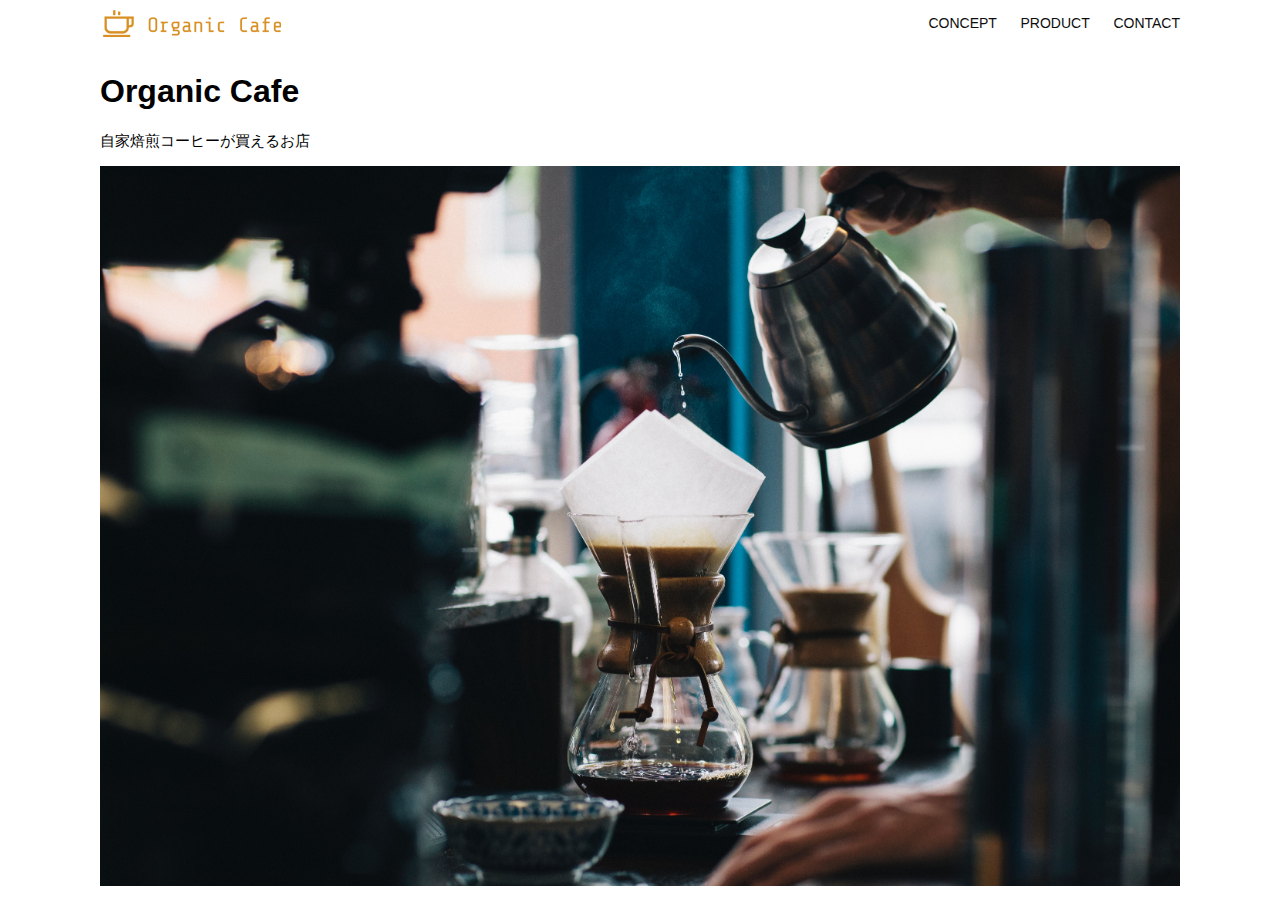
<file: kadai_013/index.html>
<!DOCTYPE html>
<html>
  <head>
    <title>Organic Cafe</title>
    <meta charset="UTF-8" />
    <meta name="description" content="自家焙煎のコーヒーがお家で楽しめるOrganic Cafe"/>
    <meta name="viewport" content="width=device-width, initial-scale=1.0" />
    <link rel="stylesheet" href="style.css" />
  </head>
  <body>
    <!-- ヘッダー -->
    <header>
      <!-- ロゴ -->
      <a href="index.html" id="logo"><img src="images/logo.png" alt="トップページに戻る"/></a>

      <!-- PC用ナビゲーション -->
      <nav id="nav-pc">
        <a href="index.html#concept">CONCEPT</a>
        <a href="index.html#product">PRODUCT</a>
        <a href="index.html#contact">CONTACT</a>
      </nav>
      <!-- スマホ用メニューボタン -->
    <img id="menu-sp" src="images/button-menu.png" alt="ナビゲーションを開く" onclick="document.getElementById('nav-sp').style.display = 'block'">

    <!-- スマホ用ナビゲーション -->
    <nav id="nav-sp">
      <img id="close" src="images/button-close.png" alt="ナビゲーションを閉じる" onclick="document.getElementById('nav-sp').style.display = 'none'">
      <a id="logo-sp" href="index.html" onclick="document.getElementById('nav-sp').style.display = 'none'"><img
          src="images/logo-sp.png" alt="トップページに戻る"></a>
      <a class="menu" href="index.html#concept" onclick="document.getElementById('nav-sp').style.display = 'none'">CONCEPT</a>
      <a class="menu" href="index.html#product" onclick="document.getElementById('nav-sp').style.display = 'none'">PRODUCT</a>
      <a class="menu" href="index.html#contact" onclick="document.getElementById('nav-sp').style.display = 'none'">CONTACT</a>
    </nav>
    </header>

    <main>
      <article>
        <!-- メインビジュアル -->
        <section id="main-visual">
          <div id="main-message">
            <h1>Organic Cafe</h1>
            <p>自家焙煎コーヒーが買えるお店</p>
          </div>
          <img src="images/main-image.jpg" alt="コーヒーをハンドドリップで淹れる画像"/>
        </section>
      </article>
    </main>
  </body>
</html>
</file>
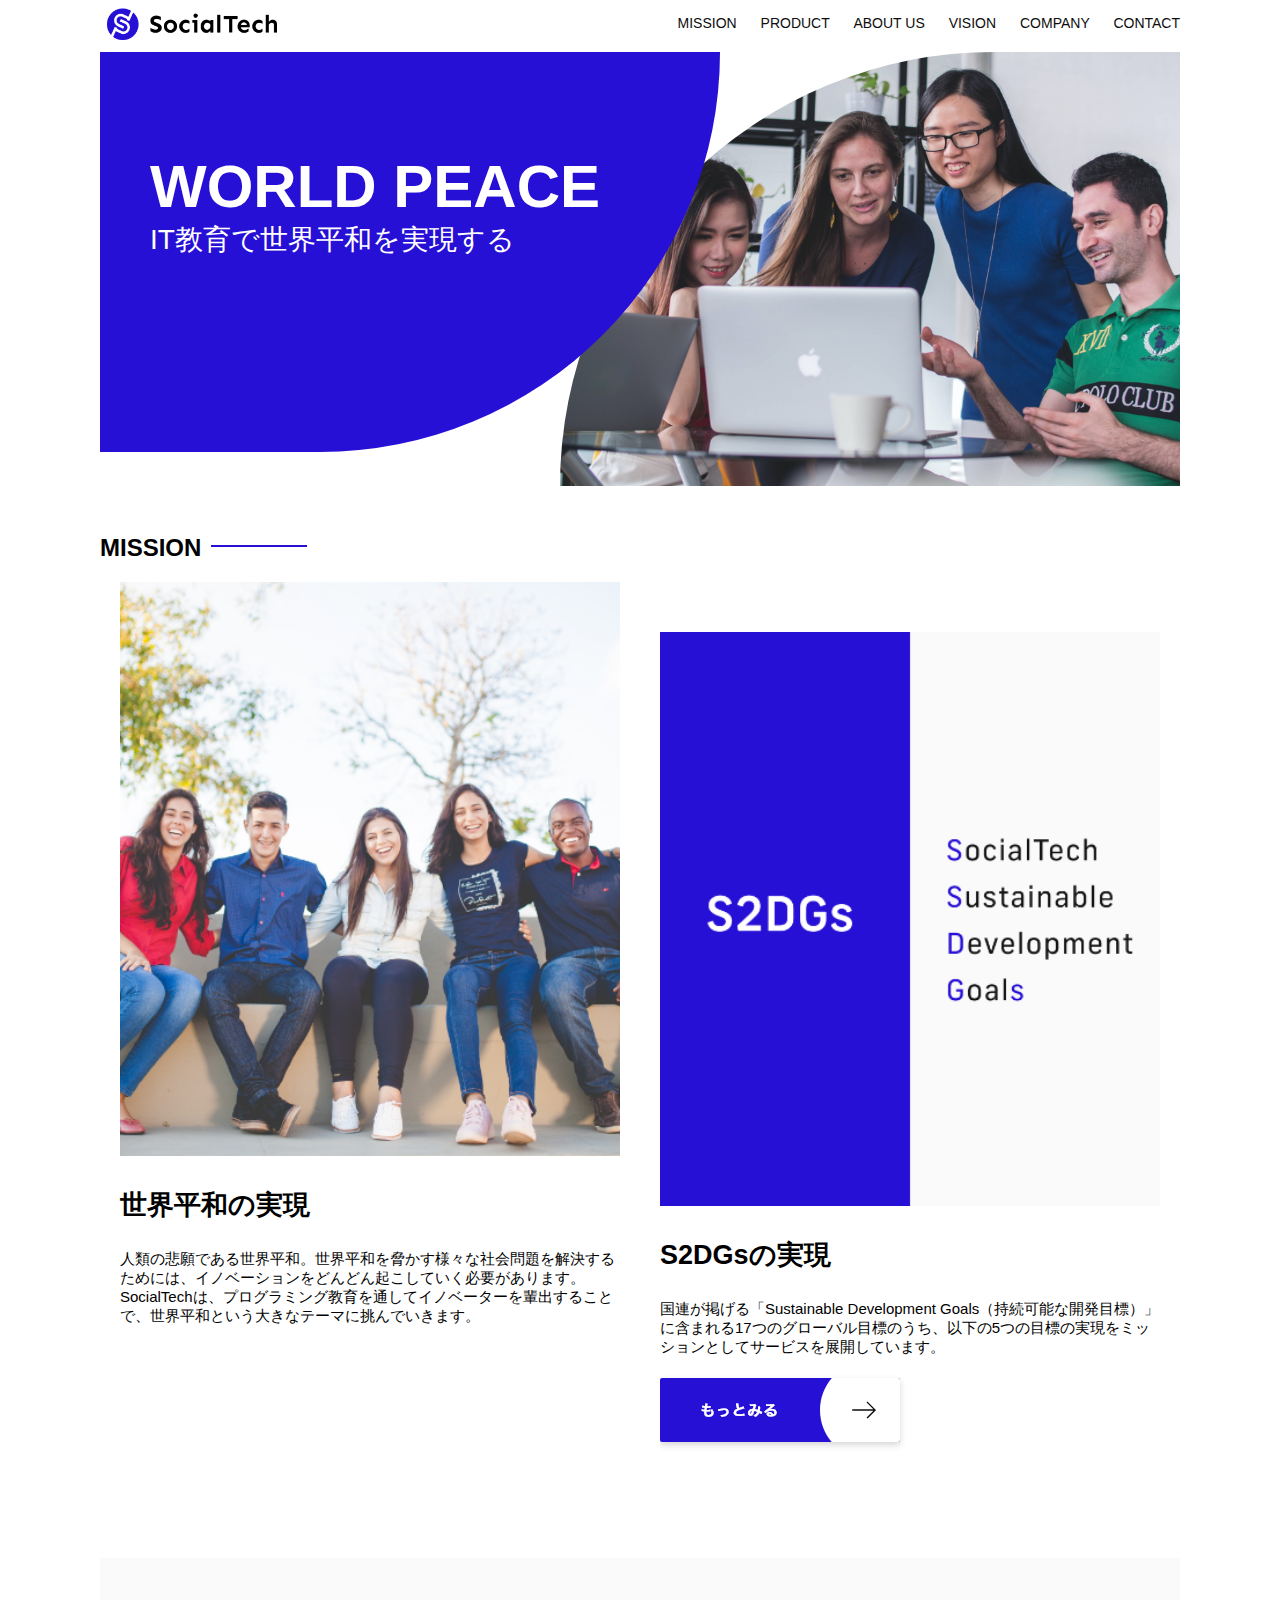
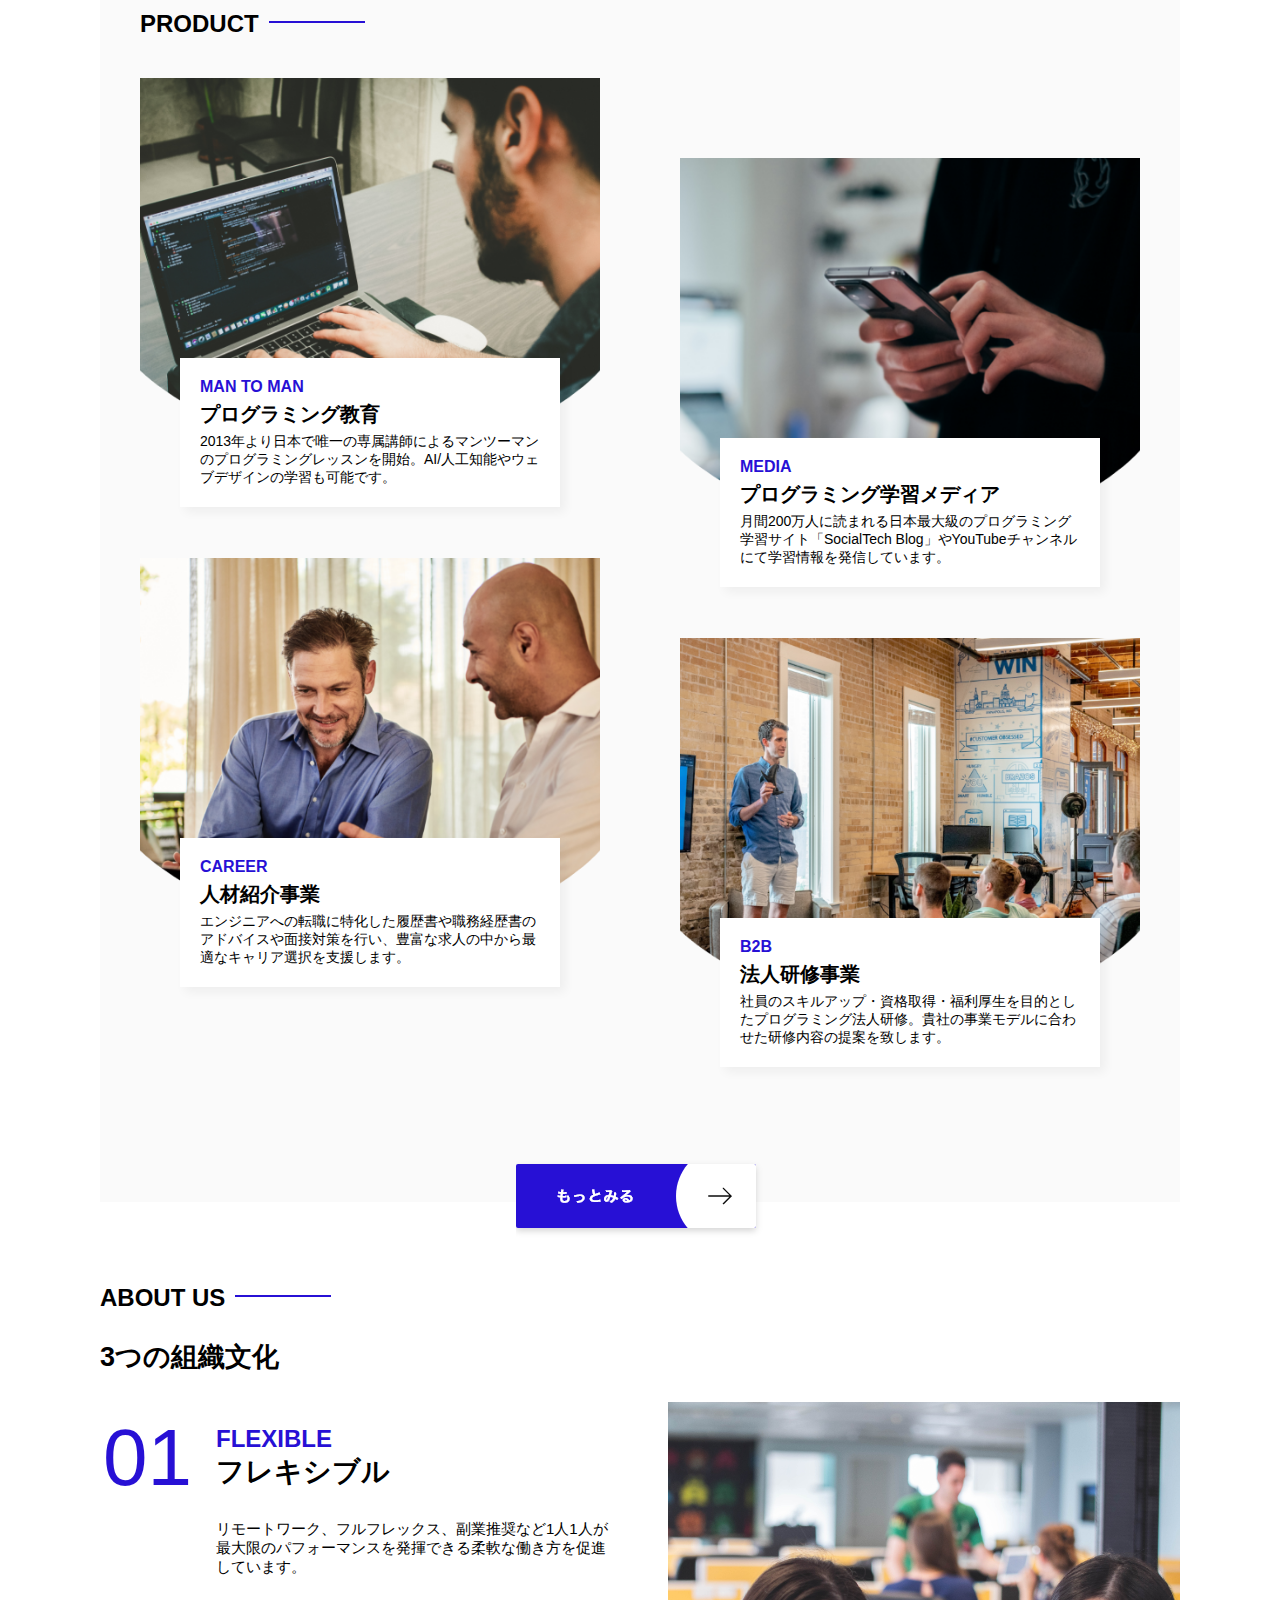
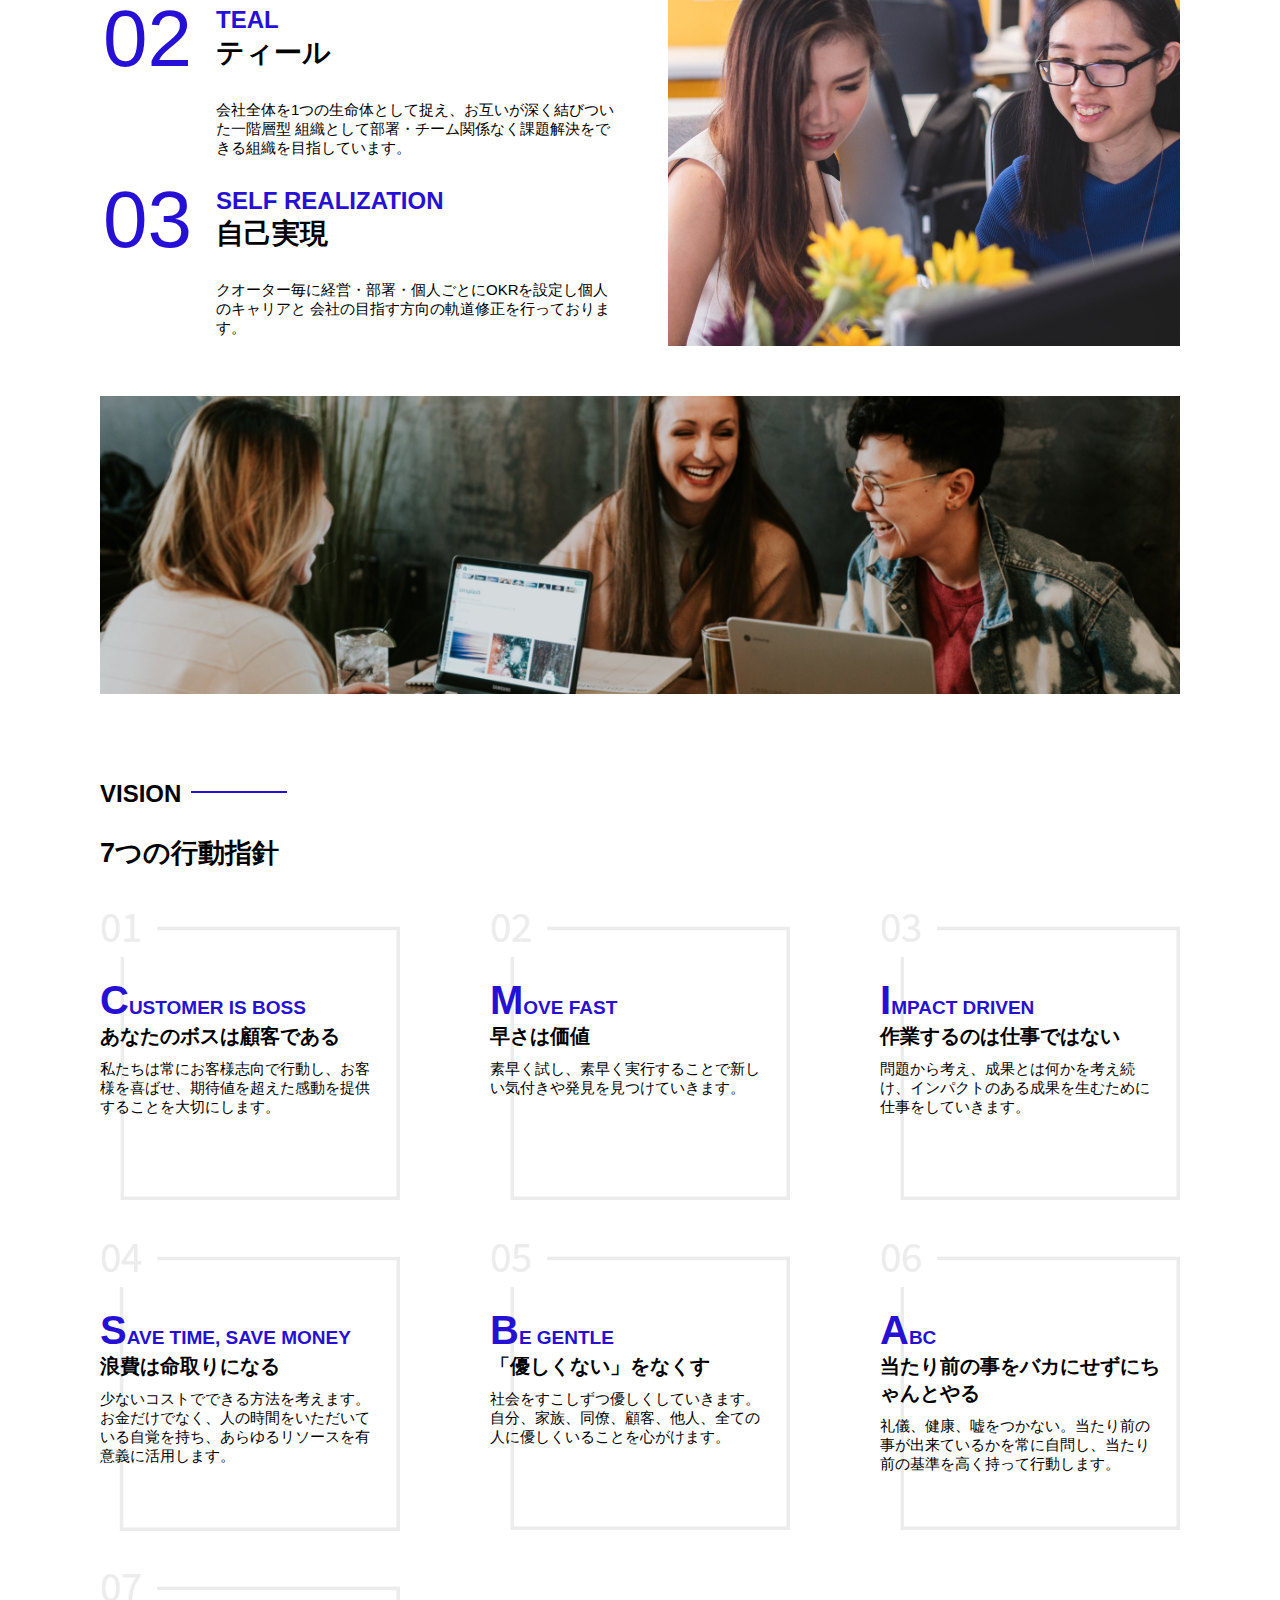
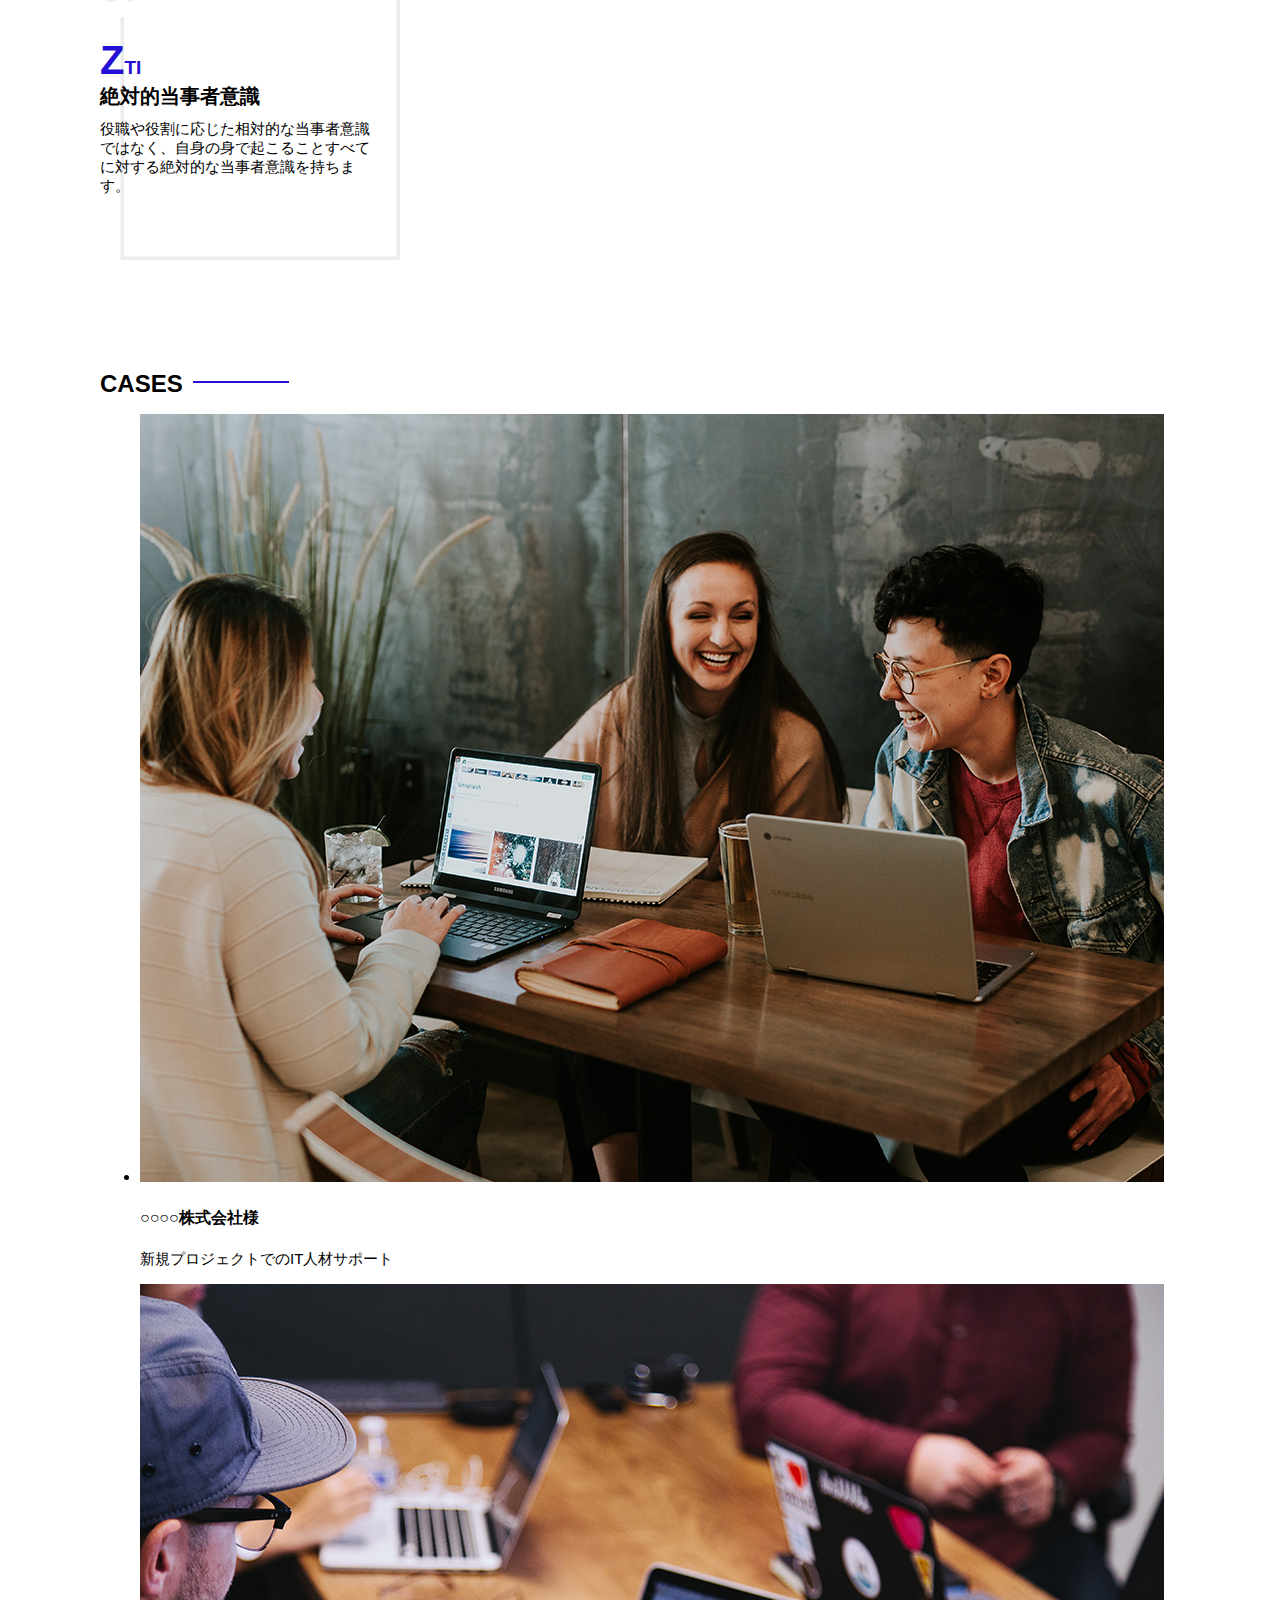
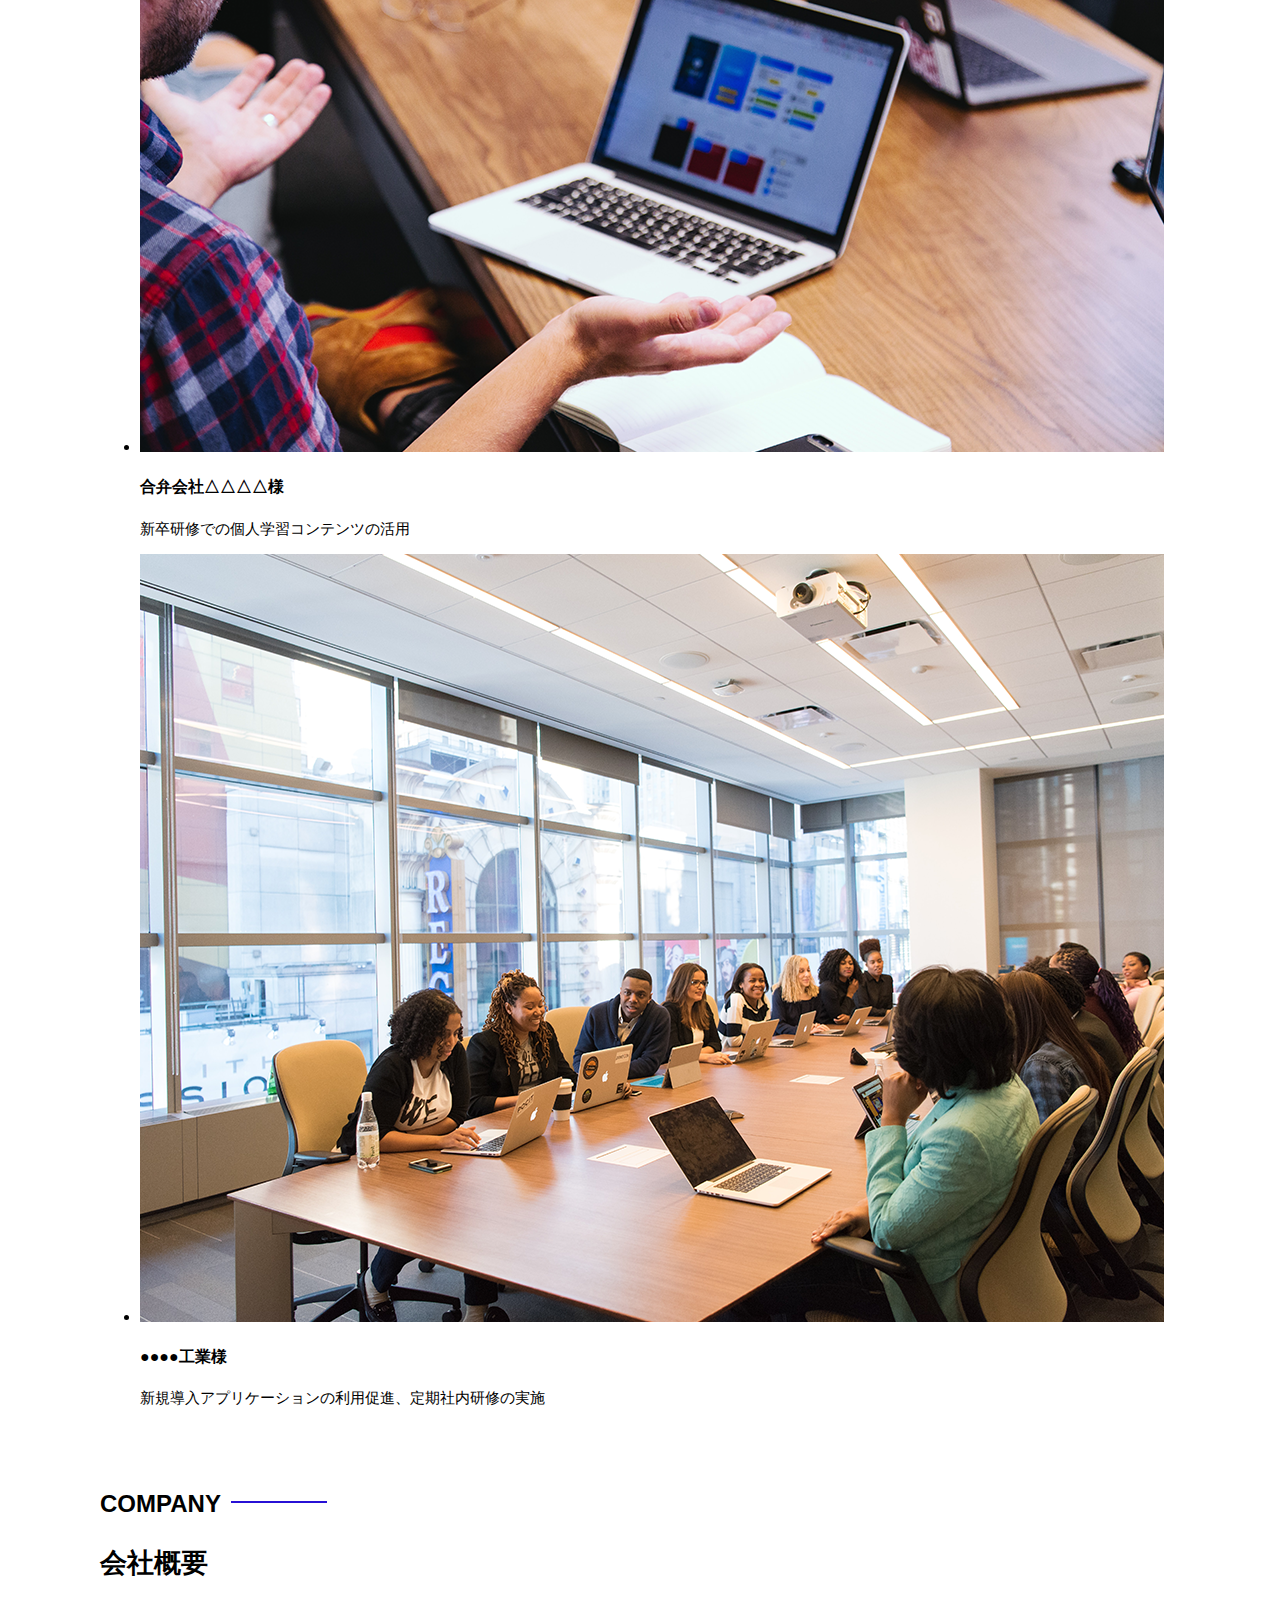
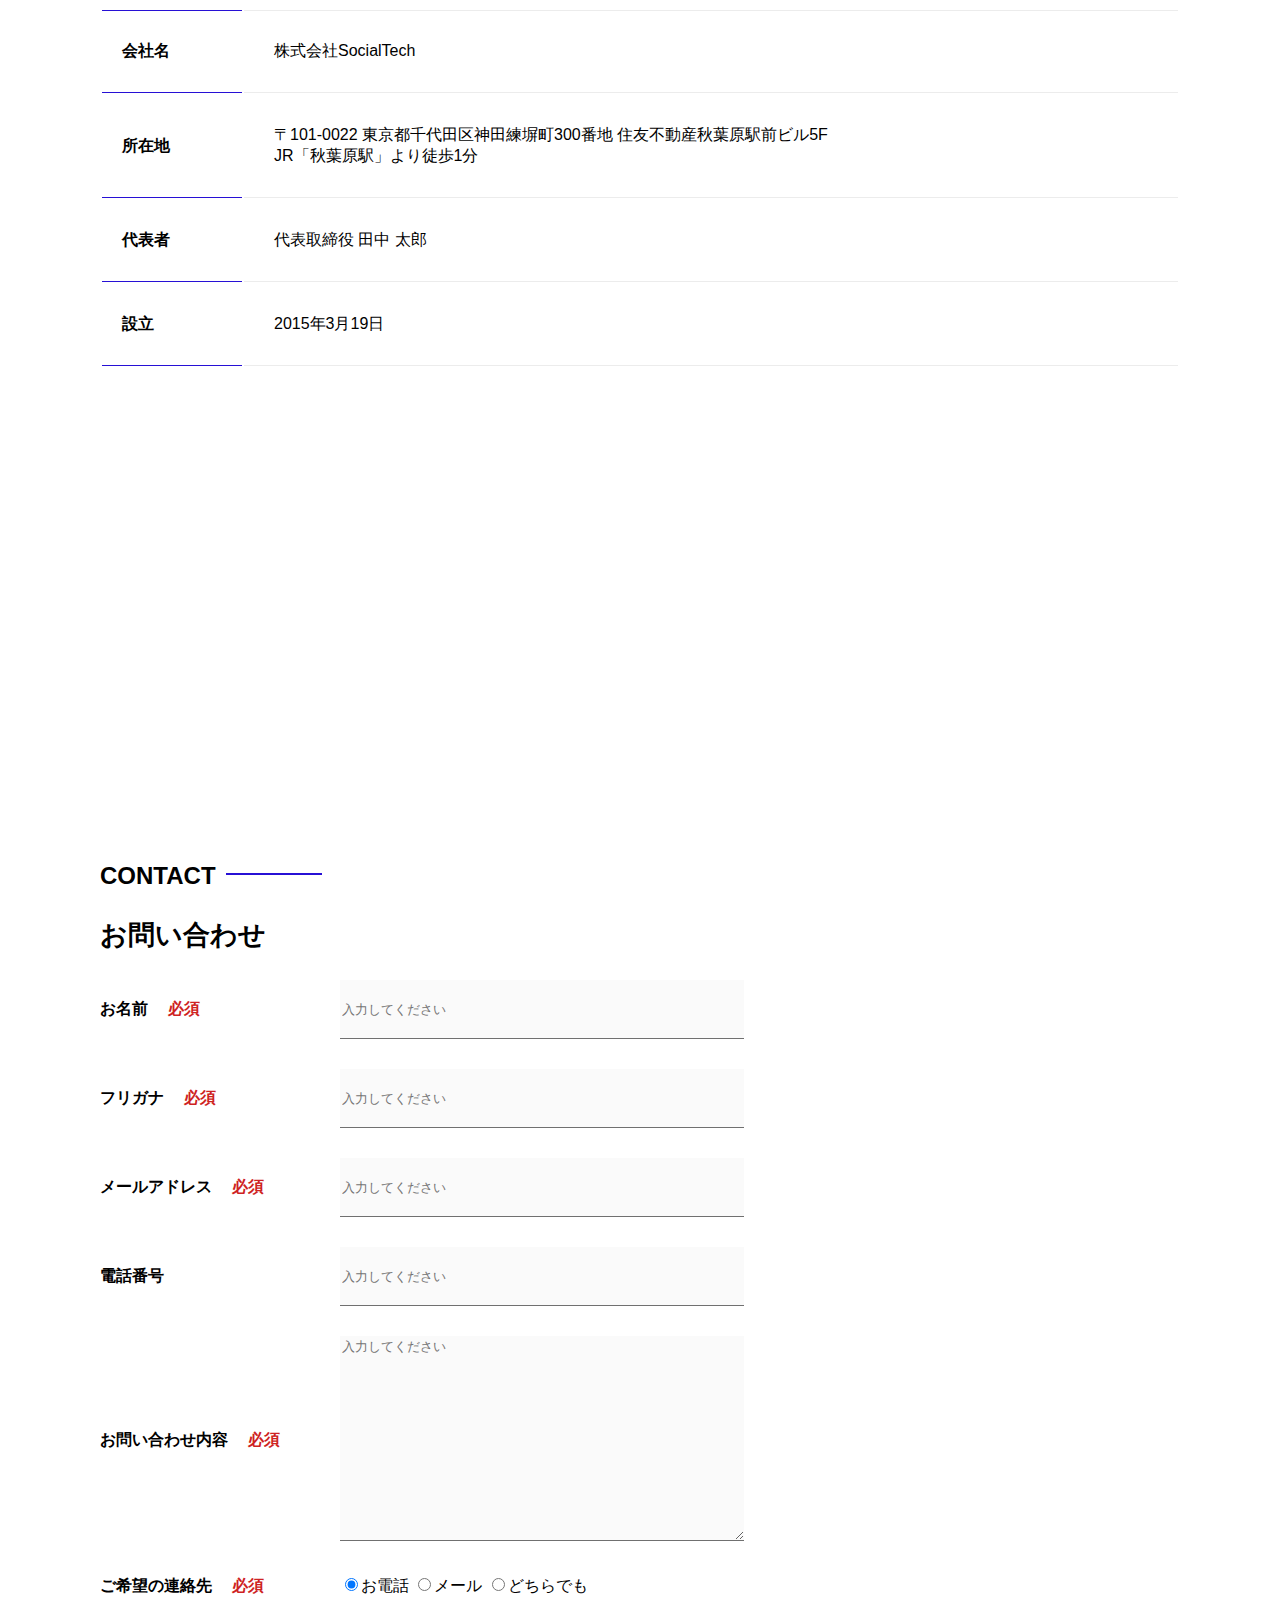
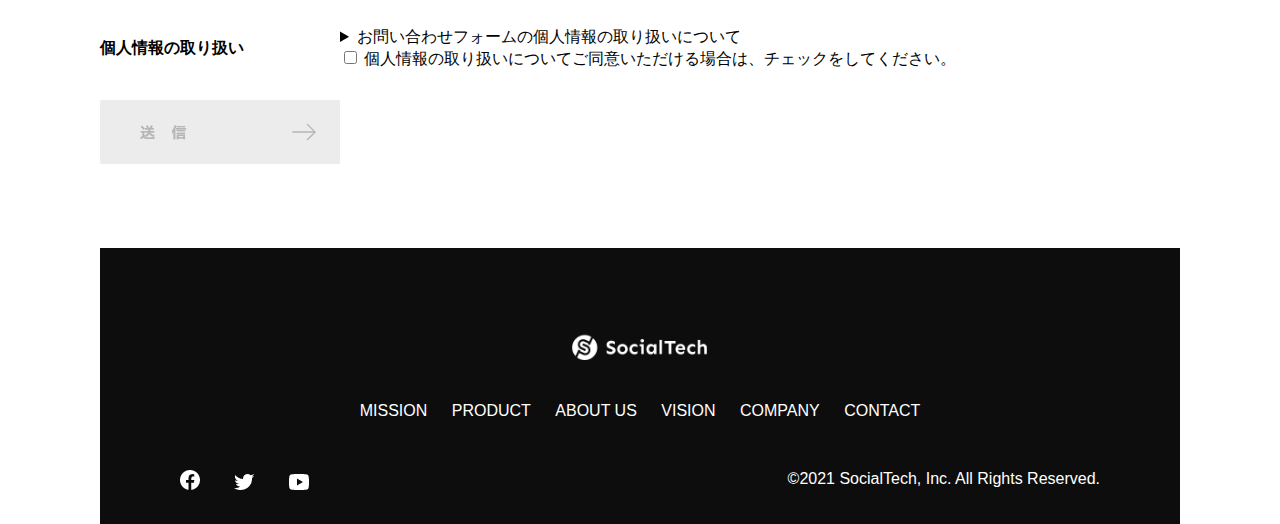
<file: kadai_tutorial_output/index.html>
<!DOCTYPE html>
<html lang="ja">
<head>
    <meta charset="UTF-8">
    <meta name="description" content="SocialTechはEdTech業界のリーディングカンパニーを目指します。">
    <meta name="viewport" content="width=device-width, initial-scale=1">
    <title>SocialTech</title>
    <link rel="stylesheet" href="style.css">
</head>
<body>
 <!-- ヘッダー -->
 <header>
<!-- ロゴ -->
<a href="index.html" id="logo"><img src="images/logo.png" alt="トップページに戻る"></a>
<!-- PC用ナビゲーション -->
<nav id="nav-pc">
    <a href="mission.html">MISSION</a>
    <a href="product.html">PRODUCT</a>
    <a href="index.html#aboutus">ABOUT US</a>
    <a href="index.html#vision">VISION</a>
    <a href="index.html#company">COMPANY</a>
    <a href="index.html#contact">CONTACT</a>
</nav>
  <!-- スマホ用メニューボタン -->
  <img id="menu-sp" src="images/button-menu.png" alt="ナビゲーションを開く" onclick="document.getElementById('nav-sp').style.display = 'block'">

<!-- スマホ用ナビゲーション -->
<nav id="nav-sp">
  <img id="close" src="images/button-close.png" alt="ナビゲーションを閉じる" onclick="document.getElementById('nav-sp').style.display = 'none'">
  <a id="logo-sp" href="index.html" onclick="document.getElementById('nav-sp').style.display = 'none'"><img
      src="images/logo-sp.png" alt="トップページに戻る"></a>
  <a class="menu" href="mission.html" onclick="document.getElementById('nav-sp').style.display = 'none'">MISSION</a>
  <a class="menu" href="product.html" onclick="document.getElementById('nav-sp').style.display = 'none'">PRODUCT</a>
  <a class="menu" href="index.html#aboutus" onclick="document.getElementById('nav-sp').style.display = 'none'">ABOUT
    US</a>
  <a class="menu" href="index.html#vision"
    onclick="document.getElementById('nav-sp').style.display = 'none'">VISION</a>
  <a class="menu" href="index.html#company"
    onclick="document.getElementById('nav-sp').style.display = 'none'">COMPANY</a>
  <a class="menu" href="index.html#contact"
    onclick="document.getElementById('nav-sp').style.display = 'none'">CONTACT</a>
  <div id="sns">
    <a href="https://www.facebook.com/sejuku2013"><img src="images/button-facebook.png" alt="Facebookのリンク"></a>
    <a href="https://twitter.com/samuraijuku"><img src="images/button-twitter.png" alt="Twitterのリンク"></a>
    <a href="https://www.youtube.com/channel/UCCFOQO5aDK0xXam4cUQXT8g"><img src="images/button-youtube.png" alt="YouTubeのリンク"></a>
  </div>
</nav>
</header> 
<main>
    <article>
        <!-- メインビジュアル -->
      <section id="main-visual">
        <div id="main-message">
            <h1>WORLD PEACE</h1>
            <p>IT教育で世界平和を実現する</p>
        </div>
        <img src="images/index/index-main.png" alt="PCの周りに集まる多国籍の仲間たち">
    </section>
    <!--ミッション-->
    <section id="mission">
      <h2 class="index-h2">MISSION</h2>
      <div id="mission-flex">
        <div>
          <img id="mission-photo" src="images/index/index-mission.png" alt="屋外のベンチで写真を撮影する多国籍の仲間たち">
            <h3>世界平和の実現</h3>
            <p>
              人類の悲願である世界平和。世界平和を脅かす様々な社会問題を解決するためには、イノベーションをどんどん起こしていく必要があります。SocialTechは、プログラミング教育を通してイノベーターを輩出することで、世界平和という大きなテーマに挑んでいきます。
            </p>
        </div>
        <div>
          <img id="s2dgs" src="images/index/s2dgs.png" alt="S2DGs">
            <h3>S2DGsの実現</h3>
            <p>国連が掲げる「Sustainable Development Goals（持続可能な開発目標）」に含まれる17つのグローバル目標のうち、以下の5つの目標の実現をミッションとしてサービスを展開しています。</p>
            <a href="mission.html">
              <img src="images/button-more.png" alt="もっとみる">
            </a>
        </div>
      </div>
    </section>
    <!-- プロダクト -->
    <section id="product">
      <h2 class="index-h2">PRODUCT</h2>
      <div>
        <div id="product-left">
          <div>
            <img class="product-photo" src="images/index/index-mantoman.png" alt="PCでコードを書く男性">
            <div class="product-explain">
              <span>MAN TO MAN</span>
              <h3>プログラミング教育</h3>
              <p>2013年より日本で唯一の専属講師によるマンツーマンのプログラミングレッスンを開始。AI/人工知能やウェブデザインの学習も可能です。</p>
            </div>
          </div>
          <div>
            <img class="product-photo" src="images/index/index-career.png" alt="笑顔で話し合う2人の男性">
            <div class="product-explain">
              <span>CAREER</span>
              <h3>人材紹介事業</h3>
              <p>エンジニアへの転職に特化した履歴書や職務経歴書のアドバイスや面接対策を行い、豊富な求人の中から最適なキャリア選択を支援します。</p>
            </div>
          </div>
        </div>
        <div id="product-right">
          <div>
            <img class="product-photo" src="images/index/index-media.png" alt="スマートフォンを操作する人">
            <div class="product-explain">
              <span>MEDIA</span>
              <h3>プログラミング学習メディア</h3>
              <p>月間200万人に読まれる日本最大級のプログラミング学習サイト「SocialTech Blog」やYouTubeチャンネルにて学習情報を発信しています。</p>
            </div>
          </div>
          <div>
            <img class="product-photo" src="images/index/index-b2b.png" alt="講演中の男性とそれを聴く人々">
            <div class="product-explain">
              <span>B2B</span>
              <h3>法人研修事業</h3>
              <p>社員のスキルアップ・資格取得・福利厚生を目的としたプログラミング法人研修。貴社の事業モデルに合わせた研修内容の提案を致します。</p>
            </div>
          </div>
        </div>
      </div>
      <div>
        <a id="product-more" href="product.html">
          <img src="images/button-more.png" alt="もっとみる">
        </a>
      </div>
    </section>
    <!---ABOUT US-->
    <section id="aboutus">
      <h2 class="index-h2">ABOUT US</h2>
      <h3>3つの組織文化</h3>
      <div>
        <table class="culture-table">
          <tr>
            <td>
              <span class="culture-num">01</span>
            </td>
            <td>
              <span class="culture-en">FLEXIBLE</span>
              <span class="culture-jp">フレキシブル</span>
            </td>
          </tr>
          <tr>
            <td>
              <!--空のセル-->
            </td>
            <td>
              <p class="culture-description">
                リモートワーク、フルフレックス、副業推奨など1人1人が最大限のパフォーマンスを発揮できる柔軟な働き方を促進しています。
              </p>
            </td>
          </tr>
          <tr>
            <td>
              <span class="culture-num">02</span>
            </td>
            <td>
              <span class="culture-en">TEAL</span>
              <span class="culture-jp">ティール</span>
            </td>
          </tr>
          <tr>
            <td>
              <!--空のセル-->
            </td>
            <td>
              <p class="culture-description">
                会社全体を1つの生命体として捉え、お互いが深く結びついた一階層型
                組織として部署・チーム関係なく課題解決をできる組織を目指しています。
              </p>
            </td>
          </tr>
          <tr>
            <td>
              <span class="culture-num">03</span>
            </td>
            <td>
              <span class="culture-en">SELF REALIZATION</span>
              <span class="culture-jp">自己実現</span>
            </td>
          </tr>
          <tr>
            <td>
              <!--空のセル-->
            </td>
            <td>
              <p class="culture-description">
                クオーター毎に経営・部署・個人ごとにOKRを設定し個人のキャリアと
                会社の目指す方向の軌道修正を行っております。
              </p>
            </td>
          </tr>
        </table>
        <img class="culture-img" src="images/index/index-aboutus1.png" alt="笑顔で話し合う2人の女性">
      </div>
      <img class="culture-img2" src="images/index/index-aboutus2.png" alt="笑顔で話し合う3人の男女">
    </section>
    <!-- VISION -->
    <section id="vision">
      <h2 class="index-h2">VISION</h2>
      <h3>7つの行動指針</h3>
      <div>
        <div class="vision-box">
          <img src="images/index/vision-01.png" alt="01">
          <span>
            <h4>CUSTOMER IS BOSS</h4>
            <h5>あなたのボスは顧客である</h5>
            <p>私たちは常にお客様志向で行動し、お客様を喜ばせ、期待値を超えた感動を提供することを大切にします。</p>
          </span>
        </div>
        <div class="vision-box">
          <img src="images/index/vision-02.png" alt="02">
          <span>
            <h4>MOVE FAST</h4>
            <h5>早さは価値</h5>
            <p>素早く試し、素早く実行することで新しい気付きや発見を見つけていきます。</p>
          </span>
        </div>
        <div class="vision-box">
          <img src="images/index/vision-03.png" alt="03">
          <span>
            <h4>IMPACT DRIVEN</h4>
            <h5>作業するのは仕事ではない</h5>
            <p>問題から考え、成果とは何かを考え続け、インパクトのある成果を生むために仕事をしていきます。</p>
          </span>
        </div>
        <div class="vision-box">
          <img src="images/index/vision-04.png" alt="04">
          <span>
            <h4>SAVE TIME, SAVE MONEY</h4>
            <h5>浪費は命取りになる</h5>
            <p>少ないコストでできる方法を考えます。お金だけでなく、人の時間をいただいている自覚を持ち、あらゆるリソースを有意義に活用します。</p>
          </span>
        </div>
        <div class="vision-box">
          <img src="images/index/vision-05.png" alt="05">
          <span>
            <h4>BE GENTLE</h4>
            <h5>「優しくない」をなくす</h5>
            <p>社会をすこしずつ優しくしていきます。自分、家族、同僚、顧客、他人、全ての人に優しくいることを心がけます。</p>
          </span>
        </div>
        <div class="vision-box">
          <img src="images/index/vision-06.png" alt="06">
          <span>
            <h4>ABC</h4>
            <h5>当たり前の事をバカにせずにちゃんとやる</h5>
            <p>礼儀、健康、嘘をつかない。当たり前の事が出来ているかを常に自問し、当たり前の基準を高く持って行動します。</p>
          </span>
        </div>
        <div class="vision-box">
          <img src="images/index/vision-07.png" alt="07">
          <span>
            <h4>ZTI</h4>
            <h5>絶対的当事者意識</h5>
            <p>役職や役割に応じた相対的な当事者意識ではなく、自身の身で起こることすべてに対する絶対的な当事者意識を持ちます。</p>
          </span>
        </div>
      </div>
    </section>
    <!-- CASES -->
    <section id="cases">
      <h2 class="index-h2">CASES</h2>
      <ul>
        <li class="case-card">
          <img
            class="case-img"
            src="images/index/case-1.png"
            alt="仲良く語り合う3人"
          >
          <div class="case-info">
            <h4 class="case-name">○○○○株式会社様</h4>
            <p class="case-content">新規プロジェクトでのIT人材サポート</p>
          </div>
        </li>
        <li class="case-card">
          <img
            class="case-img"
            src="images/index/case-2.png"
            alt="PCでコンテンツを見る"
          >
          <div class="case-info">
            <h4 class="case-name">合弁会社△△△△様</h4>
            <p class="case-content">新卒研修での個人学習コンテンツの活用</p>
          </div>
        </li>
        <li class="case-card">
          <img
            class="case-img"
            src="images/index/case-3.png"
            alt="社内研修中の会議室"
          >
          <div class="case-info">
            <h4 class="case-name">●●●●工業様</h4>
            <p class="case-content">
              新規導入アプリケーションの利用促進、定期社内研修の実施
            </p>
          </div>
        </li>
      </ul>
    </section>
    <!-- COMPANY -->
    <section id="company">
      <h2 class="index-h2">COMPANY</h2>
      <h3>会社概要</h3>
      <table id="company-table">
        <tr>
          <th class="tableheader-first">会社名</th>
          <td class="cell-first">株式会社SocialTech</td>
        </tr>
        <tr>
          <th class="tableheader">所在地</th>
          <td class="cell">〒101-0022 東京都千代田区神田練塀町300番地 住友不動産秋葉原駅前ビル5F<br>JR「秋葉原駅」より徒歩1分</td>
        </tr>
        <tr>
          <th class="tableheader">代表者</th>
          <td class="cell">代表取締役 田中 太郎</td>
        </tr>
        <tr>
          <th class="tableheader">設立</th>
          <td class="cell">2015年3月19日</td>
        </tr>
      </table>
      <iframe
          src="https://www.google.com/maps/embed?pb=!1m18!1m12!1m3!1d3240.0688551336807!2d139.7720776771055!3d35.69992317258124!2m3!1f0!2f0!3f0!3m2!1i1024!2i768!4f13.1!3m3!1m2!1s0x60188fee13660e23%3A0x77137876edf742ac!2z5L2P5Y-L5LiN5YuV55Sj56eL6JGJ5Y6f6aeF5YmN44OT44Or!5e0!3m2!1sja!2sjp!4v1704858013291!5m2!1sja!2sjp"
          style="border:0;" allowfullscreen="" loading="lazy">
        </iframe>
    </section>
    <!-- お問い合わせフォーム -->
    <section id="contact">
      <h2 class="index-h2">CONTACT</h2>
      <h3>お問い合わせ</h3>
      <form>
        <div>
          <div class="contact-heading">
            <label class="contact-label">お名前<span class="contact-span">必須</span></label>
          </div>
          <div>
            <input type="text" name="name" placeholder="入力してください" class="contact-textbox">
          </div>
        </div>
        <div>
          <div class="contact-heading">
            <label class="contact-label">フリガナ<span class="contact-span">必須</span></label>
          </div>
          <div>
            <input type="text" name="hurigana" placeholder="入力してください" class="contact-textbox">
          </div>
        </div>
        <div>
          <div class="contact-heading">
            <label class="contact-label">メールアドレス<span class="contact-span">必須</span></label>
          </div>
          <div>
            <input type="text" name="email" placeholder="入力してください" class="contact-textbox">
          </div>
        </div>
        <div>
          <div class="contact-heading">
            <label class="contact-label">電話番号</label>
          </div>
          <div>
            <input type="text" name="tel" placeholder="入力してください" class="contact-textbox">
          </div>
        </div>
        <div>
          <div class="contact-heading">
            <label class="contact-label">お問い合わせ内容<span class="contact-span">必須</span></label>
          </div>
          <div>
            <textarea class="contact-textarea" placeholder="入力してください" name="message"></textarea>
          </div>
        </div>
        <div>
          <div class="contact-heading">
            <label class="contact-label">ご希望の連絡先<span class="contact-span">必須</span></label>
          </div>
          <div>
            <input class="radiobutton" type="radio" value="tel" name="contact" checked><label>お電話</label>
            <input class="radiobutton" type="radio" value="mail" name="contact"><label>メール</label>
            <input class="radiobutton" type="radio" value="both" name="contact"><label>どちらでも</label>
          </div>
        </div>
        <div>
          <div class="contact-heading">
            <label class="contact-label">個人情報の取り扱い</label>
          </div>
          <div>
            <details>
              <summary>お問い合わせフォームの個人情報の取り扱いについて</summary>
              <div>
                <span>１．組織の名称又は氏名</span><br>
                株式会社SocialTech<br><br>
                <span>２．個人情報保護管理者（若しくはその代理人）の氏名又は職名、所属及び連絡先
                  鈴木 一郎 コーポレート部</span><br>
                メールアドレス：samurai@example.com<br>
                TEL：03-1234-5678<br>
                <span>３．個人情報の利用目的</span><br>
                ・本サービス及び本サービスに関連する情報の提供又はそれらに関する連絡のため<br>
                ・ユーザーの本人確認のため<br>
                ・当社サービスのご案内のため<br>
                ・当社の商品等の広告または宣伝（電子メールによるものを含むものとします。）<br><br>
                <span>４．個人情報の取り扱い業務の委託</span><br>
                個人情報の取扱業務の全部または一部を外部に業務委託する場合があります。<br>
                その際、弊社は、個人情報を適切に保護できる管理体制を敷き実行していることを条件として<br>
                委託先を厳選したうえで、機密保持契約を委託先と締結し、お客様の個人情報を厳密に管理させます。<br><br>
                <span>５．個人情報の開示等の請求</span><br>
                お客様は、弊社に対してご自身の個人情報の開示等（利用目的の通知、開示、内容の訂正・追加・削除、利用の停止または消去、第三者への提供の停止）に関して、当社問合わせ窓口に申し出ることができます。<br>
                その際、弊社はお客様ご本人を確認させていただいたうえで、合理的な期間内に対応いたします。<br><br>
                なお、個人情報に関する弊社問合わせ先は、次の通りです。<br><br>
                株式会社SocialTech　個人情報問合せ窓口<br>
                〒101-0022 東京都千代田区神田練塀町300番地 住友不動産秋葉原駅前ビル5F<br>
                メールアドレス：samurai@example.com　TEL：03-1234-5678<br><br>
                <span>６．個人情報を提供されることの任意性について</span><br><br>
                お客様がご自身の個人情報を弊社に提供されるか否かは、お客様のご判断によりますが、もしご提供されない場合には、適切なサービスが提供できない場合がありますので予めご了承ください。
              </div>
            </details>
            <input type="checkbox" name="agree">
            <span>個人情報の取り扱いについてご同意いただける場合は、チェックをしてください。</span>
          </div>
        </div>
        <input type="image" src="images/button-submit.png" alt="送信する">
      </form>
    </section>
    </article>
    <footer>
      <div id="footer-logo">
        <img src="images/logo-sp.png" alt="SocialTech">
      </div>
      <div id="footer-link">
        <a href="mission.html">MISSION</a>
        <a href="product.html">PRODUCT</a>
        <a href="index.html#aboutus">ABOUT US</a>
        <a href="index.html#vision">VISION</a>
        <a href="index.html#company">COMPANY</a>
        <a href="index.html#contact">CONTACT</a>
      </div>
      <div id="sns-footer">
        <a href="https://www.facebook.com/sejuku2013"><img src="images/button-facebook.png" alt="Facebookのリンク"></a>
        <a href="https://twitter.com/samuraijuku"><img src="images/button-twitter.png" alt="Twitterのリンク"></a>
        <a href="https://www.youtube.com/channel/UCCFOQO5aDK0xXam4cUQXT8g"><img src="images/button-youtube.png" alt="YouTubeのリンク"></a>
        <span id="copyright">&copy;2021 SocialTech, Inc. All Rights Reserved. </span>
      </div>
    </footer>
  </main>  
</body>

</html>
</file>
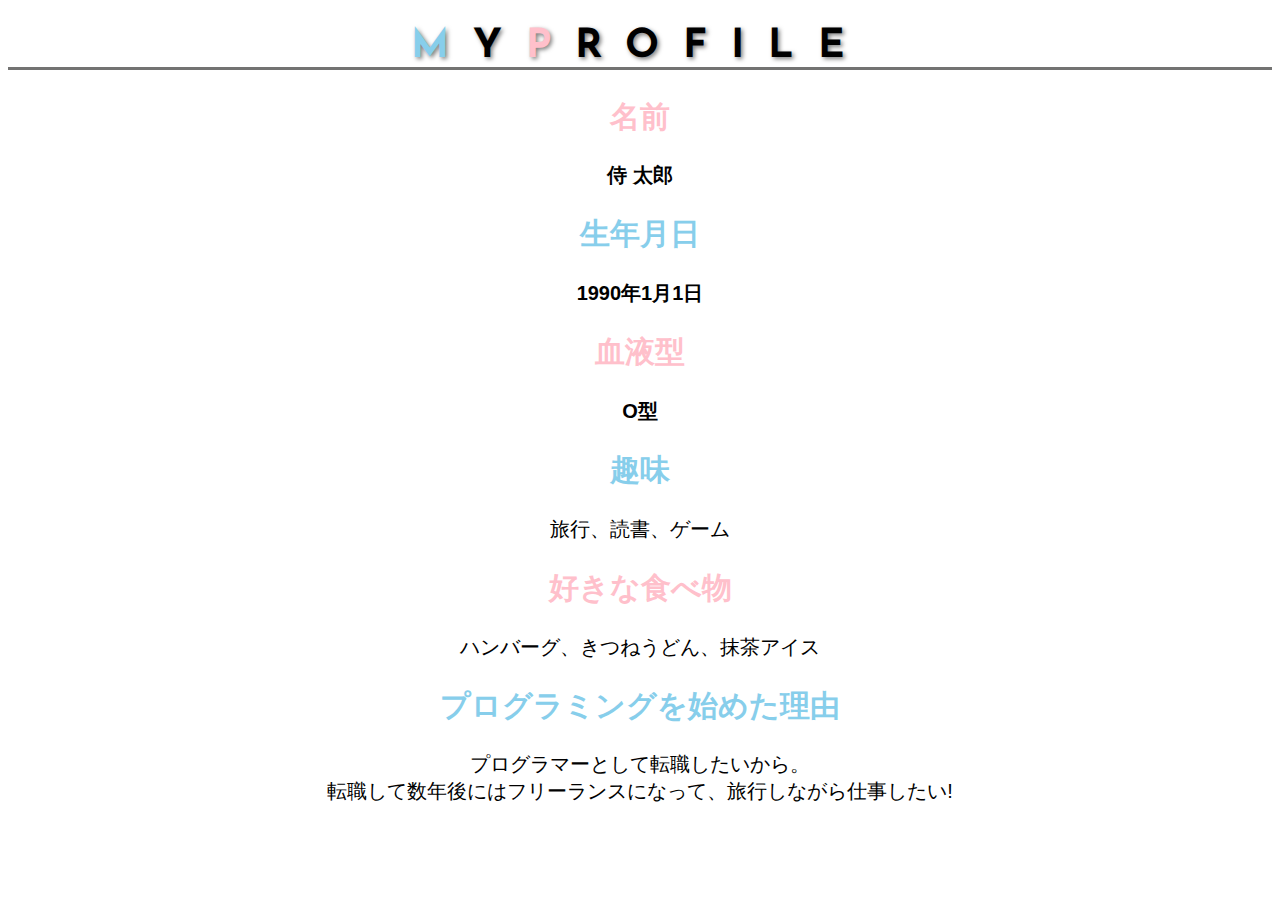
<file: kadai_015/kadai_015.html>
<!DOCTYPE html>
<html>
    <head>
        <title>15章課題</title>
        <meta charset="UTF-8">
        <meta name="description" content="このページは15章の課題です">
        <link rel="stylesheet" href="style.css">
        <link rel="preconnect" href="https://fonts.googleapis.com">
        <link rel="preconnect" href="https://fonts.gstatic.com" crossorigin>
        <link href="https://fonts.googleapis.com/css2?family=Josefin+Sans&display=swap" rel="stylesheet">
    </head>
    <body>
        <h1><span class="skyblue">M</span>Y<span class="pink">P</span>ROFILE</h1>
        <div id="basic">
            <h2 class="pink">名前</h2>
            <p>侍 太郎</p>
            <h2 class="skyblue">生年月日</h2>
            <p>1990年1月1日</p>
            <h2 class="pink">血液型</h2>
            <p>O型</p>
        </div>
        <h2 class="skyblue">趣味</h2>
        <p>旅行、読書、ゲーム</p>
        <h2 class="pink">好きな食べ物</h2>
        <p>ハンバーグ、きつねうどん、抹茶アイス</p>
        <h2 class="skyblue">プログラミングを始めた理由</h2>
        <p>プログラマーとして転職したいから。<br>転職して数年後にはフリーランスになって、旅行しながら仕事したい!</p>
    </body>
</html>
</file>
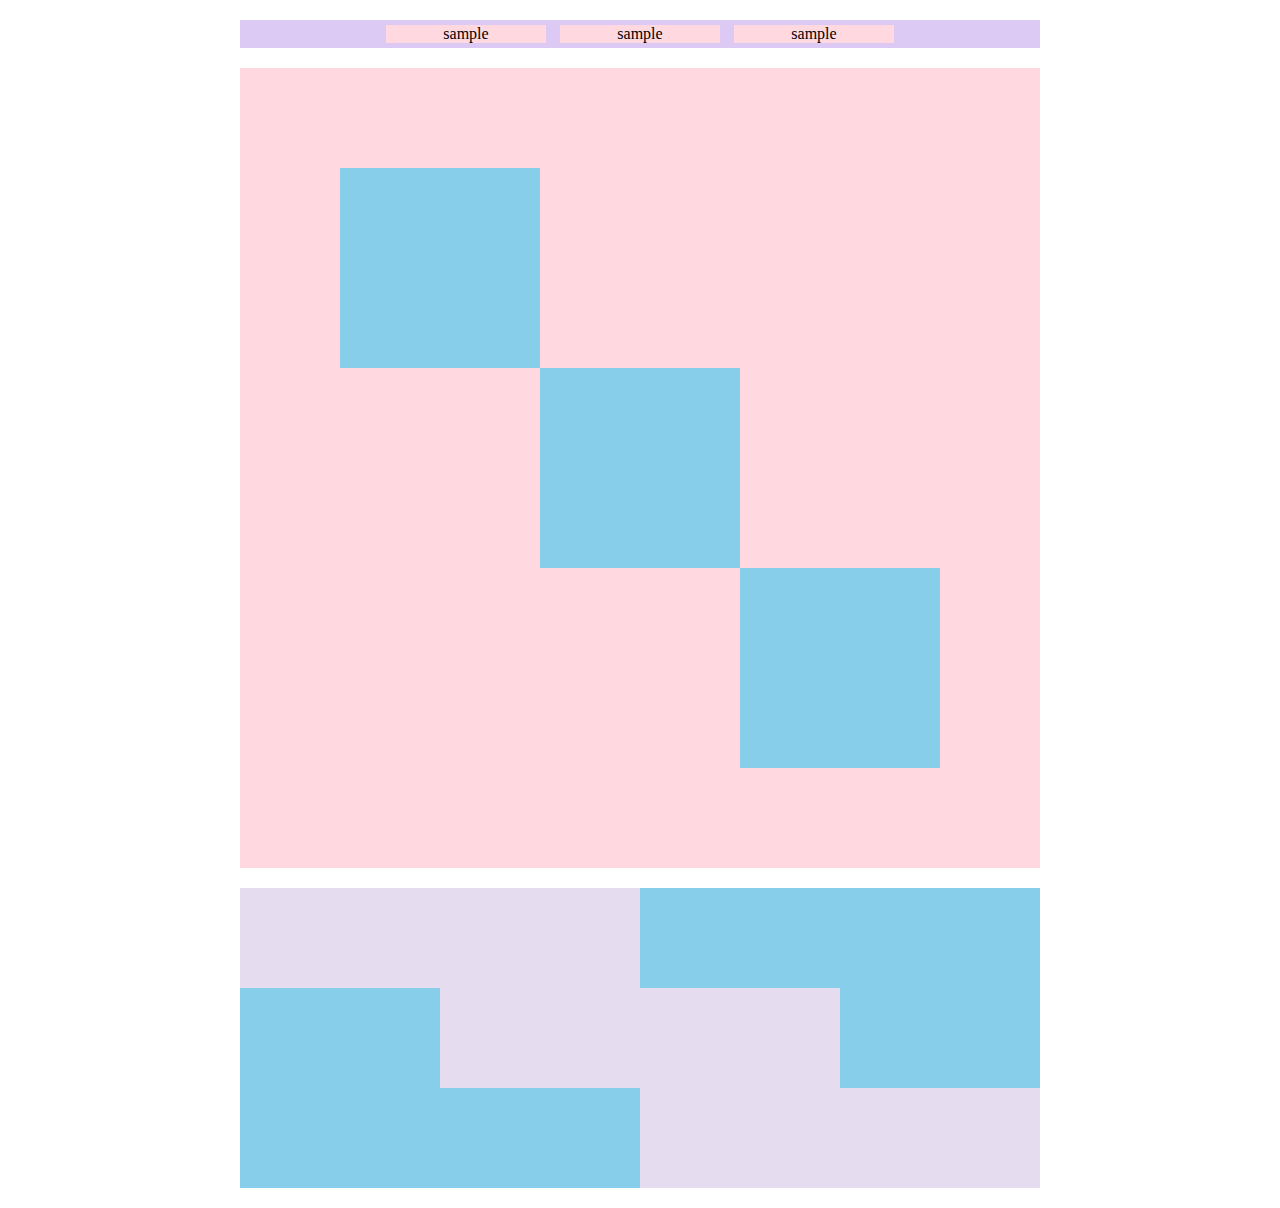
<file: kadai_018/kadai_018.html>
<!DOCTYPE html>
<html>
<head>
  <meta charset="UTF-8">
  <link rel="stylesheet" href="style.css">
  <meta name="description" content="このページは18章の課題です。">
  <title>18章課題</title>
</head>
<body>
  <div id="top">
    <p class="top-child">sample</p>
    <p class="top-child">sample</p>
    <p class="top-child">sample</p>
  </div>
  <div id="middle">
    <div id="middle-child01"></div>
    <div id="middle-child02"></div>
    <div id="middle-child03"></div>
  </div>
  <div id="bottom">
    <div id="bottom-child01"></div>
    <div id="bottom-child02"></div>
    <div id="bottom-child03"></div>
  </div>
</body>
</html>
</file>
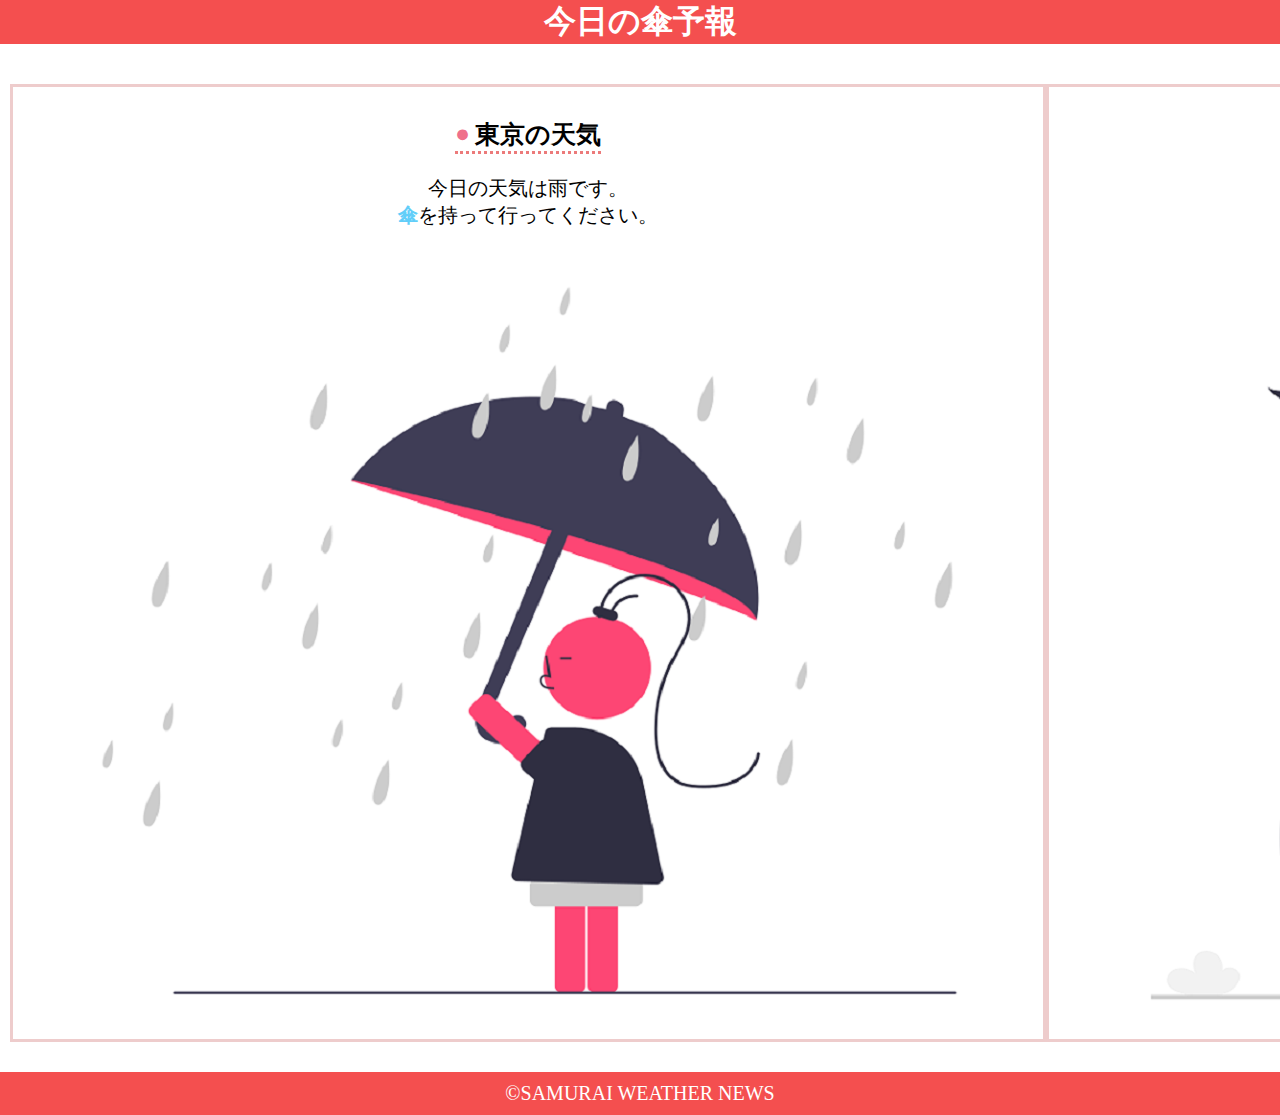
<file: kadai_022/kadai_022.html>
<!DOCTYPE html>
<html>
    <head>
        <meta charset="UTF-8">
        <meta name="viewport" content="width=device-width, initial-scale=1.0">
        <link rel="stylesheet" href="style.css">
        <meta name="description" content="このページは22章の課題です。">
        <title>22章課題</title>
    </head>
    <body>
       
        <header>
            <h1>今日の傘予報</h1>
        </header>  
 
        <main>

            <div id="parent">
                <div class="contents">
                    <h2>東京の天気</h2>
                    <p>今日の天気は雨です。</p>
                    <p>傘を持って行ってください。</p>
                    <img src="images/rainy.png" alt="雨">
                </div>
 
                <div class="contents">
                    <h2>北海道の天気</h2>
                    <p>今日の天気は曇りです。</p>
                    <p>傘は念のため持って行きましょう。</p>
                    <img src="images/cloudy.png" alt="曇り">
                </div>
 
                <div class="contents">
                    <h2>沖縄の天気</h2>
                    <p>今日の天気は晴れです。</p>
                    <p>傘は必要ないでしょう</p>
                    <img src="images/sunny.png" alt="晴れ">
                </div>

            </div>    
 
        </main>
 
        <footer>
            <a href="https://www.sejuku.net/corp/">&copy;SAMURAI WEATHER NEWS</a>
         </footer>
 
    </body>
</html>
</file>
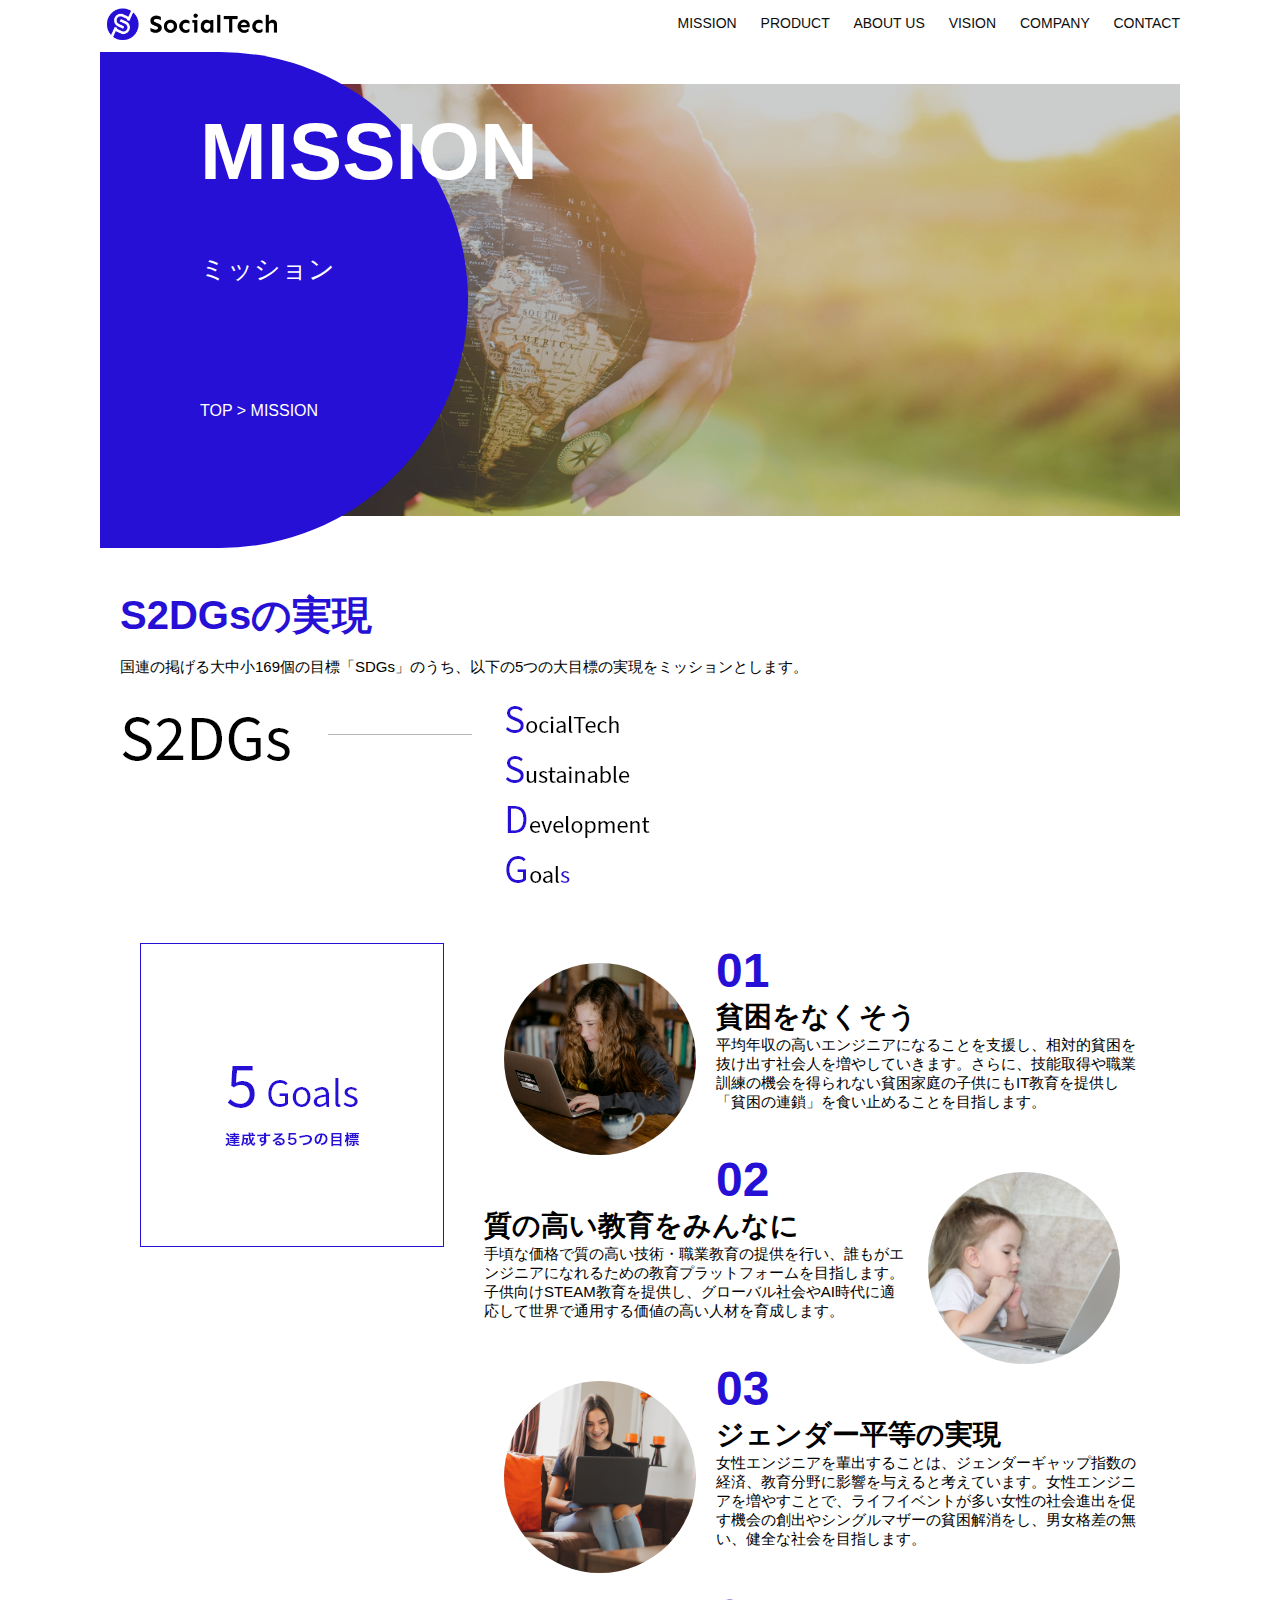
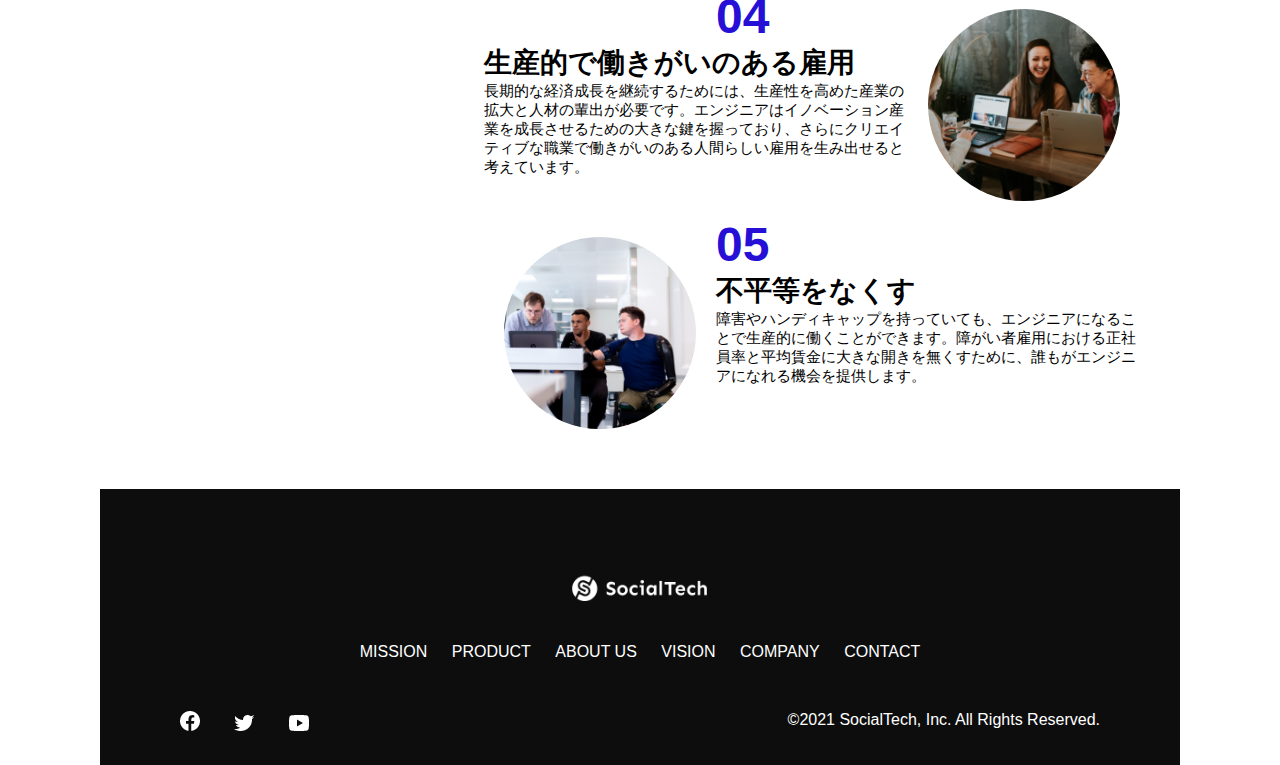
<file: kadai_tutorial_output/mission.html>
<!DOCTYPE html>
<html>
<head>
  <title>SocialTech - MISSION ミッション -</title>
  <meta charset="UTF-8">
  <meta name="description" content="SocialTechが目指す5つの目標（S2DGs）を紹介します">
  <meta name="viewport" content="width=device-width, initial-scale=1.0">
  <link rel="stylesheet" href="style.css">
</head>

<body>
  <!-- ヘッダー -->
  <header>
    <!-- ロゴ -->
    <a href="index.html" id="logo"><img src="images/logo.png" alt="トップページに戻る"></a>

    <!-- PC用ナビゲーション -->
    <nav id="nav-pc">
      <a href="mission.html">MISSION</a>
      <a href="product.html">PRODUCT</a>
      <a href="index.html#aboutus">ABOUT US</a>
      <a href="index.html#vision">VISION</a>
      <a href="index.html#company">COMPANY</a>
      <a href="index.html#contact">CONTACT</a>
    </nav>

    <!-- スマホ用メニューボタン -->
    <img id="menu-sp" src="images/button-menu.png" alt="ナビゲーションを開く" onclick="document.getElementById('nav-sp').style.display = 'block'">

    <!-- スマホ用ナビゲーション -->
    <nav id="nav-sp">
      <img id="close" src="images/button-close.png" alt="ナビゲーションを閉じる" onclick="document.getElementById('nav-sp').style.display = 'none'">
      <a id="logo-sp" href="index.html" onclick="document.getElementById('nav-sp').style.display = 'none'"><img
          src="images/logo-sp.png" alt="トップページに戻る"></a>
      <a class="menu" href="mission.html" onclick="document.getElementById('nav-sp').style.display = 'none'">MISSION</a>
      <a class="menu" href="product.html" onclick="document.getElementById('nav-sp').style.display = 'none'">PRODUCT</a>
      <a class="menu" href="index.html#aboutus" onclick="document.getElementById('nav-sp').style.display = 'none'">ABOUT
        US</a>
      <a class="menu" href="index.html#vision"
        onclick="document.getElementById('nav-sp').style.display = 'none'">VISION</a>
      <a class="menu" href="index.html#company"
        onclick="document.getElementById('nav-sp').style.display = 'none'">COMPANY</a>
      <a class="menu" href="index.html#contact"
        onclick="document.getElementById('nav-sp').style.display = 'none'">CONTACT</a>
      <div id="sns">
        <a href="https://www.facebook.com/sejuku2013"><img src="images/button-facebook.png" alt="Facebookのリンク"></a>
        <a href="https://twitter.com/samuraijuku"><img src="images/button-twitter.png" alt="Twitterのリンク"></a>
        <a href="https://www.youtube.com/channel/UCCFOQO5aDK0xXam4cUQXT8g"><img src="images/button-youtube.png" alt="YouTubeのリンク"></a>
      </div>
    </nav>
  </header>
  <main>
    <article>
        <section id="mission-main">
            <div id="mission-title">
              <h1>MISSION</h1>
              <span>ミッション</span>
              <div>TOP > MISSION</div>
            </div>
          </section>
          <section id="mission-s2dgs">
            <h2 class="mission-h2">S2DGsの実現</h2>
            <p>国連の掲げる大中小169個の目標「SDGs」のうち、以下の5つの大目標の実現をミッションとします。</p>
            <img src="images/mission/mission-s2dgs.png" alt="S2DGs">
          </section>
          <section id="mission-5goals">
            <div>
              <img id="s2dgs-image" src="images/mission/mission-5goals.png" alt="5Goals">
            </div>
            <div>
                <div>
                  <img class="fivegoals-image-left" src="images/mission/mission-5goals01.png" alt="PCを操作する女の子">
                  <span class="fivegoals-number">01</span>
                  <h3 class="fivegoals-h3">貧困をなくそう</h3>
                  <p class="fivegoals-p">
                    平均年収の高いエンジニアになることを支援し、相対的貧困を抜け出す社会人を増やしていきます。さらに、技能取得や職業訓練の機会を得られない貧困家庭の子供にもIT教育を提供し「貧困の連鎖」を食い止めることを目指します。
                  </p>
                </div>
        
                <div>
                  <img class="fivegoals-image-right" src="images/mission/mission-5goals02.png" alt="PCを見つめる小さい女の子">
                  <span class="fivegoals-number">02</span>
                  <h3 class="fivegoals-h3">質の高い教育をみんなに</h3>
                  <p class="fivegoals-p">
                    手頃な価格で質の高い技術・職業教育の提供を行い、誰もがエンジニアになれるための教育プラットフォームを目指します。子供向けSTEAM教育を提供し、グローバル社会やAI時代に適応して世界で通用する価値の高い人材を育成します。
                  </p>
                </div>
        
                <div>
                  <img class="fivegoals-image-left" src="images/mission/mission-5goals03.png" alt="PCを操作する女性">
                  <span class="fivegoals-number">03</span>
                  <h3 class="fivegoals-h3">ジェンダー平等の実現</h3>
                  <p class="fivegoals-p">
                    女性エンジニアを輩出することは、ジェンダーギャップ指数の経済、教育分野に影響を与えると考えています。女性エンジニアを増やすことで、ライフイベントが多い女性の社会進出を促す機会の創出やシングルマザーの貧困解消をし、男女格差の無い、健全な社会を目指します。
                  </p>
                </div>
        
                <div>
                  <img class="fivegoals-image-right" src="images/mission/mission-5goals04.png" alt="笑顔で話し合う3人の男女">
                  <span class="fivegoals-number">04</span>
                  <h3 class="fivegoals-h3">生産的で働きがいのある雇用</h3>
                  <p class="fivegoals-p">
                    長期的な経済成長を継続するためには、生産性を高めた産業の拡大と人材の輩出が必要です。エンジニアはイノベーション産業を成長させるための大きな鍵を握っており、さらにクリエイティブな職業で働きがいのある人間らしい雇用を生み出せると考えています。
                  </p>
                </div>
        
                <div>
                  <img class="fivegoals-image-left" src="images/mission/mission-5goals05.png" alt="障害を持つ男性が生き生きと働く様子">
                  <span class="fivegoals-number">05</span>
                  <h3 class="fivegoals-h3">不平等をなくす</h3>
                  <p class="fivegoals-p">
                    障害やハンディキャップを持っていても、エンジニアになることで生産的に働くことができます。障がい者雇用における正社員率と平均賃金に大きな開きを無くすために、誰もがエンジニアになれる機会を提供します。
                  </p>
                </div>
              </div>
          </section>
    </article>
    <footer>
      <div id="footer-logo">
        <img src="images/logo-sp.png" alt="SocialTech">
      </div>
      <div id="footer-link">
        <a href="mission.html">MISSION</a>
        <a href="product.html">PRODUCT</a>
        <a href="index.html#aboutus">ABOUT US</a>
        <a href="index.html#vision">VISION</a>
        <a href="index.html#company">COMPANY</a>
        <a href="index.html#contact">CONTACT</a>
      </div>
      <div id="sns-footer">
        <a href="https://www.facebook.com/sejuku2013"><img src="images/button-facebook.png" alt="Facebookのリンク"></a>
        <a href="https://twitter.com/samuraijuku"><img src="images/button-twitter.png" alt="Twitterのリンク"></a>
        <a href="https://www.youtube.com/channel/UCCFOQO5aDK0xXam4cUQXT8g"><img src="images/button-youtube.png" alt="YouTubeのリンク"></a>
        <span id="copyright">&copy;2021 SocialTech, Inc. All Rights Reserved. </span>
      </div>
    </footer>
  </main>
</body>

</html>
</file>
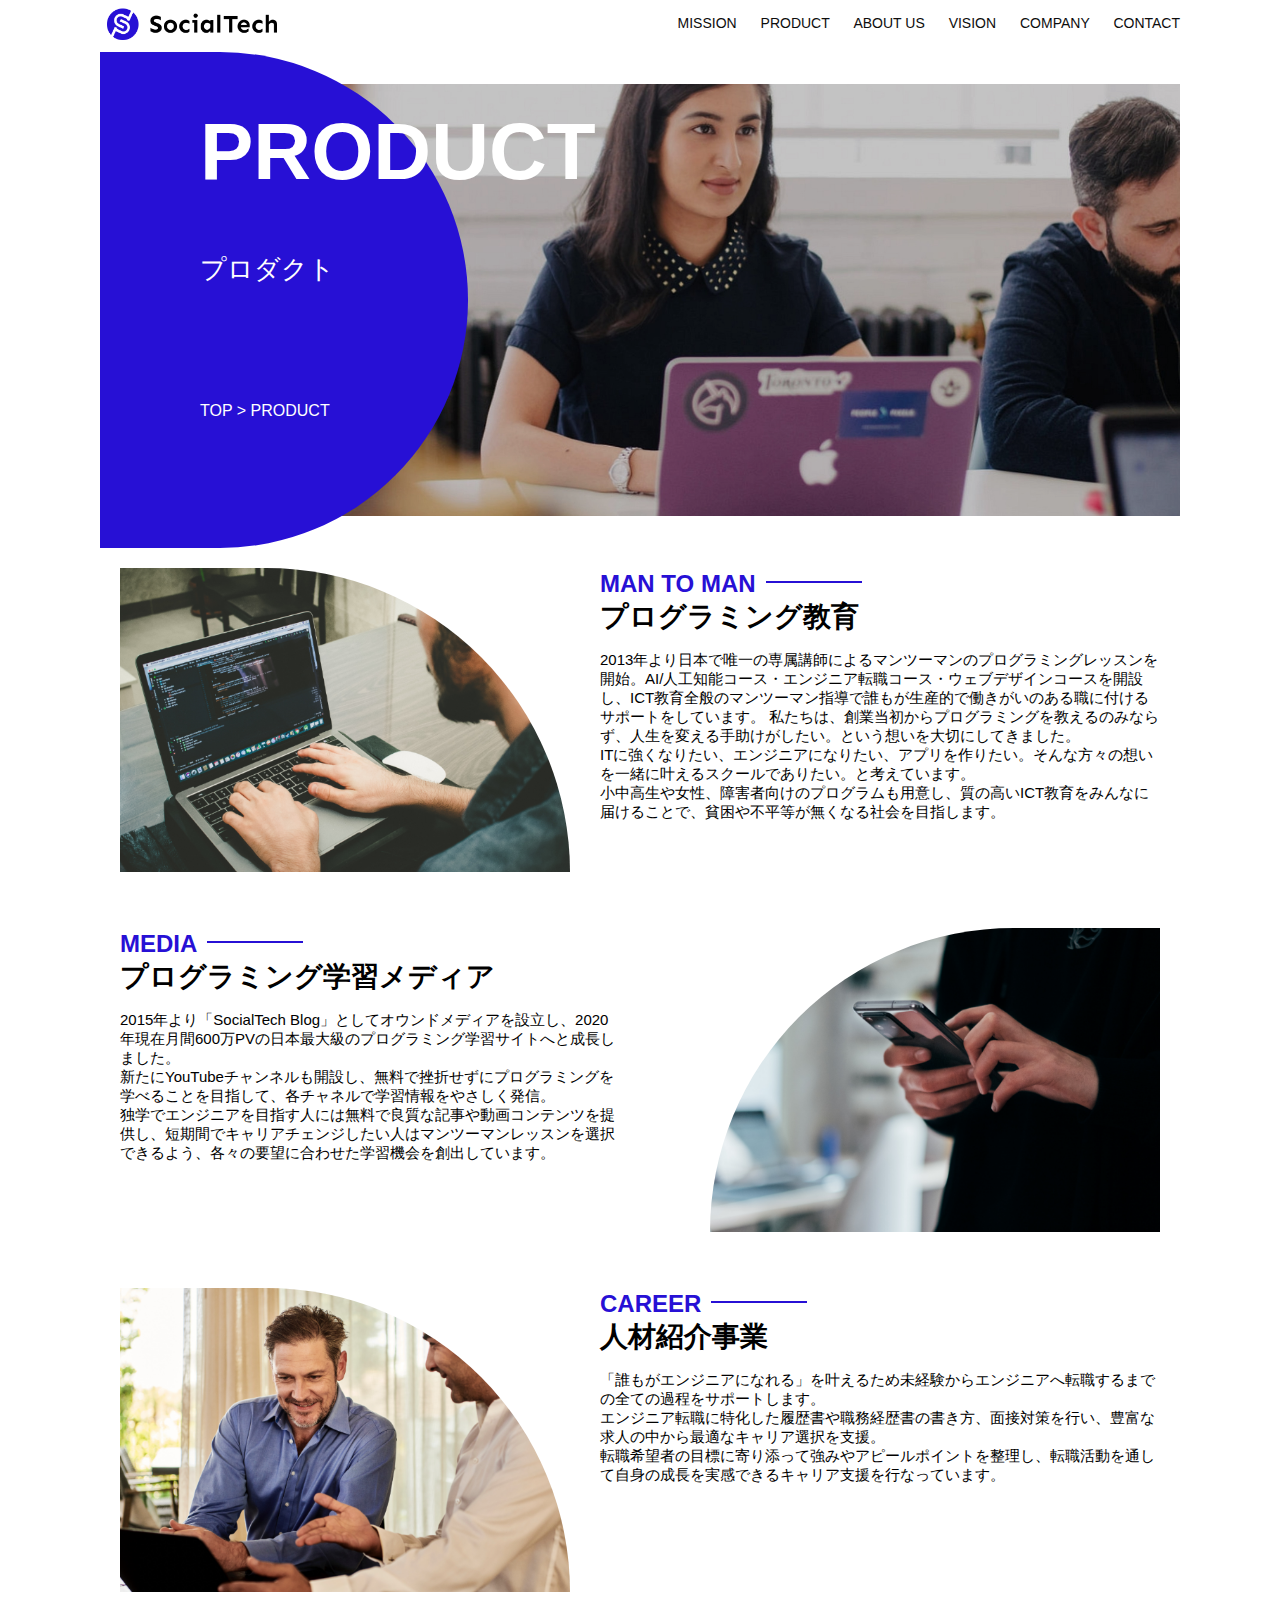
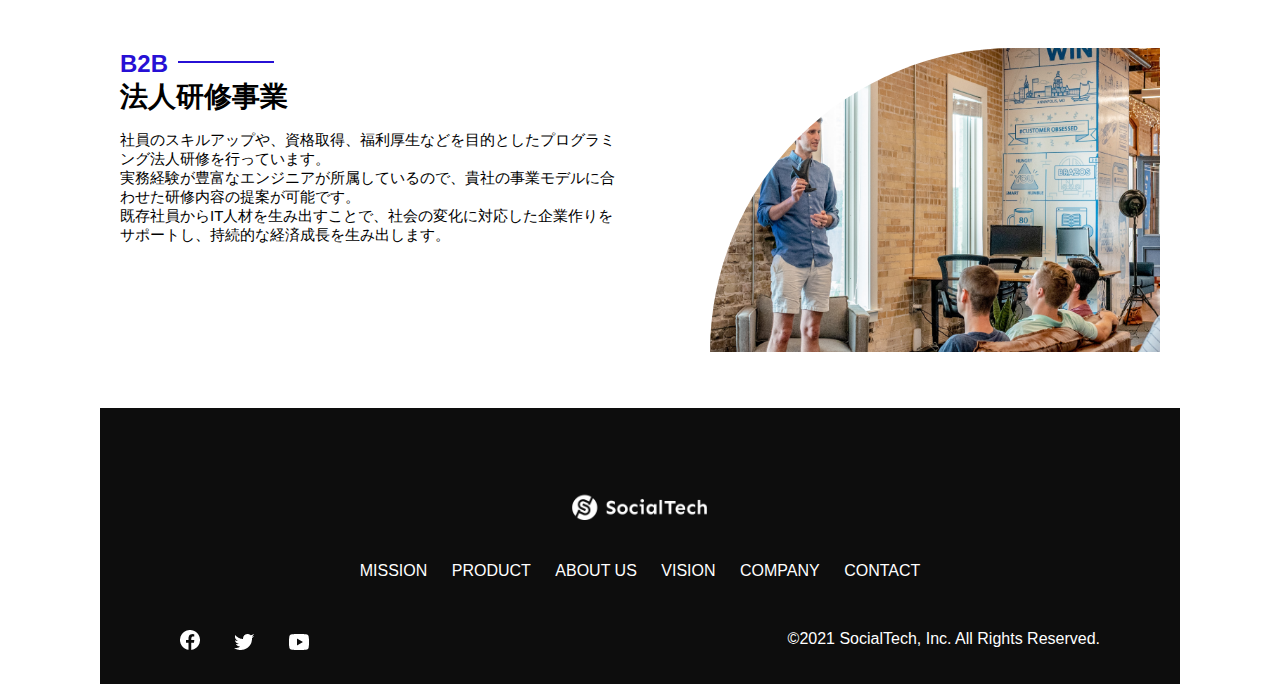
<file: kadai_tutorial_output/product.html>
<!DOCTYPE html>
<html>
<head>
  <title>SocialTech -PRODUCT プロダクト-</title>
  <meta charset="UTF-8">
  <meta name="description" content="SocialTechの4つのプロダクトを紹介します">
  <meta name="viewport" content="width=device-width, initial-scale=1.0">
  <link rel="stylesheet" href="style.css">
</head>

<body>
  <!-- ヘッダー -->
  <header>
    <!-- ロゴ -->
    <a href="index.html" id="logo"><img src="images/logo.png" alt="トップページに戻る"></a>

    <!-- PC用ナビゲーション -->
    <nav id="nav-pc">
      <a href="mission.html">MISSION</a>
      <a href="product.html">PRODUCT</a>
      <a href="index.html#aboutus">ABOUT US</a>
      <a href="index.html#vision">VISION</a>
      <a href="index.html#company">COMPANY</a>
      <a href="index.html#contact">CONTACT</a>
    </nav>

    <!-- スマホ用メニューボタン -->
    <img id="menu-sp" src="images/button-menu.png" alt="ナビゲーションを開く" onclick="document.getElementById('nav-sp').style.display = 'block'">

    <!-- スマホ用ナビゲーション -->
    <nav id="nav-sp">
      <img id="close" src="images/button-close.png" alt="ナビゲーションを閉じる" onclick="document.getElementById('nav-sp').style.display = 'none'">
      <a id="logo-sp" href="index.html" onclick="document.getElementById('nav-sp').style.display = 'none'"><img
          src="images/logo-sp.png" alt="トップページに戻る"></a>
      <a class="menu" href="mission.html" onclick="document.getElementById('nav-sp').style.display = 'none'">MISSION</a>
      <a class="menu" href="product.html" onclick="document.getElementById('nav-sp').style.display = 'none'">PRODUCT</a>
      <a class="menu" href="index.html#aboutus" onclick="document.getElementById('nav-sp').style.display = 'none'">ABOUT
        US</a>
      <a class="menu" href="index.html#vision"
        onclick="document.getElementById('nav-sp').style.display = 'none'">VISION</a>
      <a class="menu" href="index.html#company"
        onclick="document.getElementById('nav-sp').style.display = 'none'">COMPANY</a>
      <a class="menu" href="index.html#contact"
        onclick="document.getElementById('nav-sp').style.display = 'none'">CONTACT</a>
      <div id="sns">
        <a href="https://www.facebook.com/sejuku2013"><img src="images/button-facebook.png" alt="Facebookのリンク"></a>
        <a href="https://twitter.com/samuraijuku"><img src="images/button-twitter.png" alt="Twitterのリンク"></a>
        <a href="https://www.youtube.com/channel/UCCFOQO5aDK0xXam4cUQXT8g"><img src="images/button-youtube.png" alt="YouTubeのリンク"></a>
      </div>
    </nav>
  </header>
  <main>
    <article>
        <section id="product-main">
            <div id="product-title">
              <h1>PRODUCT</h1>
              <span>プロダクト</span>
              <div>TOP > PRODUCT</div>
            </div>
          </section>
          <section class="product-section1">
            <img src="images/product/product-mantoman.png" alt="PCでコードを書く男性">
            <div>
              <h2 class="product-h2">MAN TO MAN</h2>
              <h3 class="product-h3">プログラミング教育</h3>
              <p>
                2013年より日本で唯一の専属講師によるマンツーマンのプログラミングレッスンを開始。AI/人工知能コース・エンジニア転職コース・ウェブデザインコースを開設し、ICT教育全般のマンツーマン指導で誰もが生産的で働きがいのある職に付けるサポートをしています。
                私たちは、創業当初からプログラミングを教えるのみならず、人生を変える手助けがしたい。という想いを大切にしてきました。<br>ITに強くなりたい、エンジニアになりたい、アプリを作りたい。そんな方々の想いを一緒に叶えるスクールでありたい。と考えています。<br>小中高生や女性、障害者向けのプログラムも用意し、質の高いICT教育をみんなに届けることで、貧困や不平等が無くなる社会を目指します。
              </p>
            </div>
          </section>
          <section class="product-section2">
            <div>
              <h2 class="product-h2">MEDIA</h2>
              <h3 class="product-h3">プログラミング学習メディア</h3>
              <p>2015年より「SocialTech
                Blog」としてオウンドメディアを設立し、2020年現在月間600万PVの日本最大級のプログラミング学習サイトへと成長しました。<br>新たにYouTubeチャンネルも開設し、無料で挫折せずにプログラミングを学べることを目指して、各チャネルで学習情報をやさしく発信。<br>独学でエンジニアを目指す人には無料で良質な記事や動画コンテンツを提供し、短期間でキャリアチェンジしたい人はマンツーマンレッスンを選択できるよう、各々の要望に合わせた学習機会を創出しています。
              </p>
            </div>
            <img src="images/product/product-media.png" alt="スマートフォンを操作する人">
          </section>
          <section class="product-section1">
            <img src="images/product/product-career.png" alt="笑顔で話し合う2人の男性">
            <div>
              <h2 class="product-h2">CAREER</h2>
              <h3 class="product-h3">人材紹介事業</h3>
              <p>
                「誰もがエンジニアになれる」を叶えるため未経験からエンジニアへ転職するまでの全ての過程をサポートします。<br>エンジニア転職に特化した履歴書や職務経歴書の書き方、面接対策を行い、豊富な求人の中から最適なキャリア選択を支援。<br>転職希望者の目標に寄り添って強みやアピールポイントを整理し、転職活動を通して自身の成長を実感できるキャリア支援を行なっています。<br>
              </p>
            </div>
          </section>
          <section class="product-section2">
            <div>
              <h2 class="product-h2">B2B</h2>
              <h3 class="product-h3">法人研修事業</h3>
              <p>
                社員のスキルアップや、資格取得、福利厚生などを目的としたプログラミング法人研修を行っています。<br>実務経験が豊富なエンジニアが所属しているので、貴社の事業モデルに合わせた研修内容の提案が可能です。<br>既存社員からIT人材を生み出すことで、社会の変化に対応した企業作りをサポートし、持続的な経済成長を生み出します。
              </p>
            </div>
            <img src="images/product/product-b2b.png" alt="講演中の男性とそれを聴く人々">
          </section>  
    </article>
    <footer>
      <div id="footer-logo">
        <img src="images/logo-sp.png" alt="SocialTech">
      </div>
      <div id="footer-link">
        <a href="mission.html">MISSION</a>
        <a href="product.html">PRODUCT</a>
        <a href="index.html#aboutus">ABOUT US</a>
        <a href="index.html#vision">VISION</a>
        <a href="index.html#company">COMPANY</a>
        <a href="index.html#contact">CONTACT</a>
      </div>
      <div id="sns-footer">
        <a href="https://www.facebook.com/sejuku2013"><img src="images/button-facebook.png" alt="Facebookのリンク"></a>
        <a href="https://twitter.com/samuraijuku"><img src="images/button-twitter.png" alt="Twitterのリンク"></a>
        <a href="https://www.youtube.com/channel/UCCFOQO5aDK0xXam4cUQXT8g"><img src="images/button-youtube.png" alt="YouTubeのリンク"></a>
        <span id="copyright">&copy;2021 SocialTech, Inc. All Rights Reserved. </span>
      </div>
    </footer>
  </main>
</body>

</html>
</file>
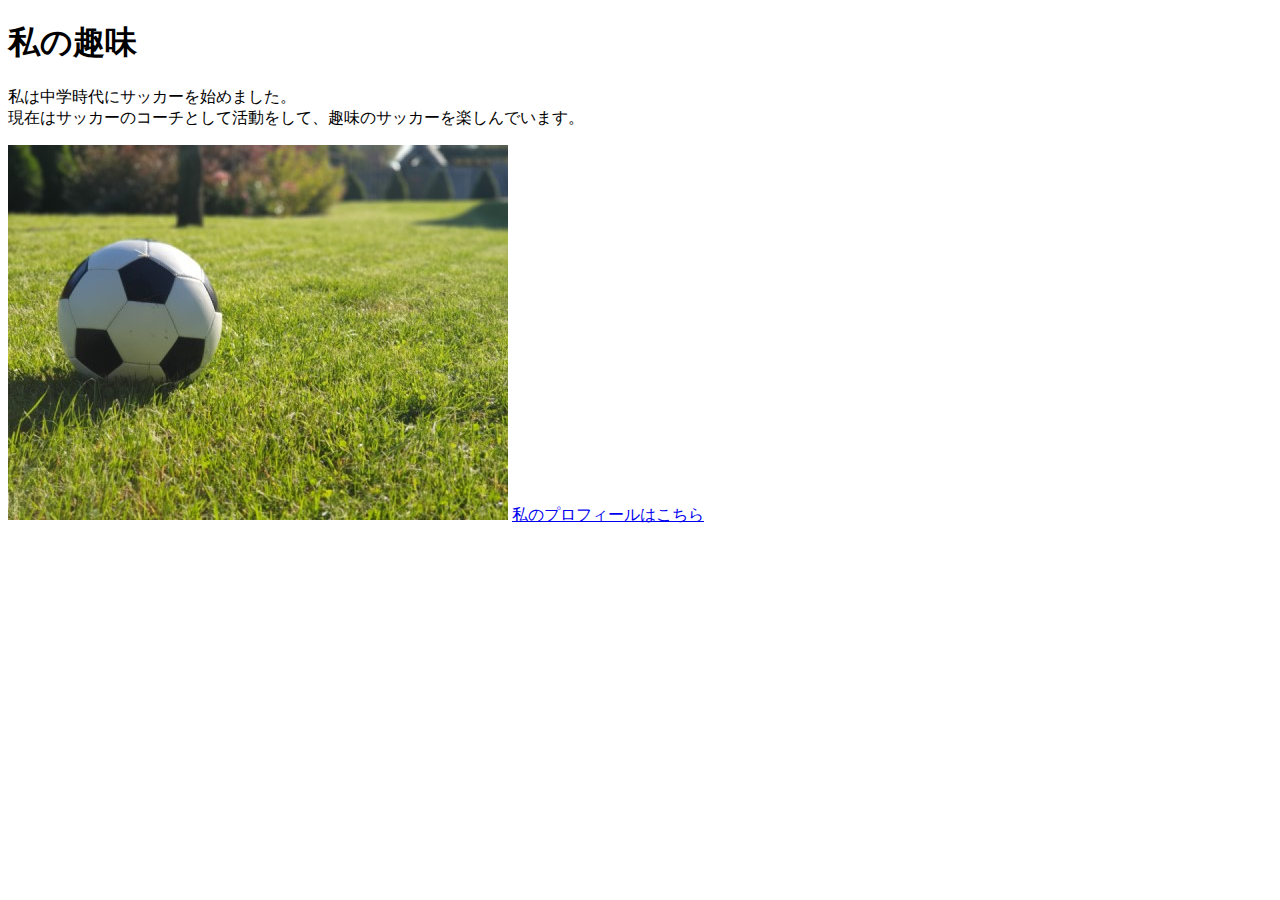
<file: kadai_005/html/kadai_005.html>
<!DOCTYPE html>
<html>
    <head>
        <title>5章課題</title>
        <meta name="description" content="このページは5章の課題です。">
        <meta charset="UTF-8">
    </head>
    <body>
        <h1>私の趣味</h1>
        <p>私は中学時代にサッカーを始めました。<br>
            現在はサッカーのコーチとして活動をして、趣味のサッカーを楽しんでいます。
        </p>
        <img src="../images/sample.jpg" alt="サッカーボール">
         <a href="https://x.com/samuraijuku">私のプロフィールはこちら</a>
    </body>
</html>
</file>
<file: kadai_013/style.css>
/* PC、スマホ共通スタイル */
body {
  font-family: "Source Sans Pro", "Hiragino Kaku Gothic ProN", Meiryo, Arial,
    sans-serif;
}

p {
  font-size: 15px;
}

#main-visual>img {
  width: 100%;
}

/*================
PC用のスタイル 
=================*/
@media screen and (min-width: 768px) {
  #menu-sp {
    display: none; 
  }

  #nav-sp {
    display: none;
  }
  
  /* 横幅設定 */
  body {
    max-width: 1080px;
    min-width: 960px;
    margin: 0 auto 0 auto;
  }

  /* ヘッダー */
  header {
    display: flex;
    justify-content: space-between;
  }
 /* ナビゲーションのレイアウト */
 #nav-pc {
  text-align: right;
  font-size: 14px;
  padding-top: 15px;
}

/* ナビゲーションのリンクの装飾設定 */
#nav-pc>a {
  text-decoration: none;
  margin-left: 20px;
}

#nav-pc>a:link {
  color: #0d0d0d;
}

#nav-pc>a:visited {
  color: #0d0d0d;
}

#nav-pc>a:hover {
  color: #0d0d0d;
  text-decoration: underline;
}

#nav-pc>a:active {
  color: #0d0d0d;
}
} 


/*================
スマホ用のスタイル 
=================*/
@media screen and (max-width: 767px){
  body {
    min-width: 375px;
    margin: 0;
  }

  /* スマホ時にPCメニューを確実に非表示にする */
@media screen and (max-width: 767px) {
  #nav-pc {
    display: none;
  }
}

  /* ハンバーガーメニュー */
  #menu-sp {
    float: right;
    padding: 0;
    margin-right: 10px; /* 余白調整 */
  }

/* スマホ用ナビゲーションの表示切替 */
  /* 初期状態、レイアウトと非表示設定 */
  #nav-sp {
    background-color: #ce933e;
    position: absolute;
    left: 0;
    top: 0;
    height: 100%;
    width: 100%;
    display: none;
    z-index: 100;
  }

   /* ×ボタン */
   #close {
    position: absolute;
    top: 20px;
    right: 20px;
  }

  /* ナビゲーションメニュー用ロゴ */
  #logo-sp {
    margin: 80px 0 30px 20px;
  }

  /* ナビゲーションのリンクの装飾設定 */
  #nav-sp > a {
    display: block;
  }
  #nav-sp > a:link {
    color: #ffffff;
  }
  #nav-sp > a:visited {
    color: #ffffff;
  }
  #nav-sp > a:hover {
    color: #ffffff;
    text-decoration: underline;
  }
  #nav-sp > a:active {
    color: #ffffff;
  }
  #nav-sp > .menu {
    text-decoration: none;
    display: block;
    margin: 0 20px 0 20px;
    height: 44px;
    font-size: 16px;
    background-image: url("images/arrow.png");
    background-repeat: no-repeat;
    background-position: right top;
  }

  /* ナビゲーションのレイアウト */
  #nav-pc {
    text-align: right;
    font-size: 14px;
    padding-top: 15px;
  }

  /* ナビゲーションのリンクの装飾設定 */
  #nav-pc>a {
    text-decoration: none;
    margin-left: 20px;
  }

  #nav-pc>a:link {
    color: #0d0d0d;
  }

  #nav-pc>a:visited {
    color: #0d0d0d;
  }

  #nav-pc>a:hover {
    color: #0d0d0d;
    text-decoration: underline;
  }

  #nav-pc>a:active {
    color: #0d0d0d;
  }
}
</file>
<file: kadai_tutorial_output/style.css>
/* PC、スマホ共通スタイル */
body {
  font-family: "Source Sans Pro", "Hiragino Kaku Gothic ProN", Meiryo, Arial,
      sans-serif;
}

p {
  font-size: 15px;
}

.arrow-right {
  color: #2710d5;
}

#submit {
  margin-top: 50px;
}

/*================
PC用のスタイル
=================*/
@media screen and (min-width: 768px) {
  /* 横幅設定 */
  body {
      max-width: 1080px;
      min-width: 900px;
      margin: 0 auto 0 auto;
  }

  /* ヘッダー */
  header {
      display: flex;
      justify-content: space-between;
  }

  /* ナビゲーションのレイアウト */
  #nav-pc {
      font-size: 14px;
      padding-top: 15px;
  }

  /* ナビゲーションのリンクの装飾設定 */
  #nav-pc > a {
      text-decoration: none;
      margin-left: 20px;
  }
  #nav-pc > a:link {
      color: #0d0d0d;
  }
  #nav-pc > a:visited {
      color: #0d0d0d;
  }
  #nav-pc > a:hover {
      color: #0d0d0d;
      text-decoration: underline;
  }
  #nav-pc > a:active {
      color: #0d0d0d;
  }

  /* スマホ用ナビを非表示 */
  #nav-sp,
  #menu-sp {
      display: none;
  }

  /* メインビジュアル*/
  #main-visual {
      position: relative;
      height: 400px;
  }
  #main-message {
      position: absolute;
      top: 0;
      left: 0;
      background-color: #2710d5;
      color: #ffffff;
      border-radius: 0 0 476px 0;
      max-width: 620px;
      height: 100%;
      width: 100%;
      z-index: 11;
  }
  #main-message > h1 {
      font-size: 60px;
      font-weight: bold;
      margin: 100px 0 0 50px;
  }

  #main-message > p {
      font-size: 28px;
      margin: 0 0 0 50px;
  }
  #main-visual > img {
      max-width: 620px;
      border-radius: 476px 0 0 0;
      position: absolute;
      top: 0;
      right: 0;
      z-index: 10;
  }

  /*見出し*/
  h2 {
      margin: 40px 0 0 0;
  }

  h2::after {
      content: url("images/line.png");
      margin-left: 10px;
  }

  h3 {
      font-size: 27px;
  }

  /* ミッション */
  #mission {
      margin: 80px auto 80px auto;
      width: 100%;
  }

  #mission-flex {
      width: 100%;
      display: flex;
  }

  #mission-flex > div {
      width: 50%;
      margin: 20px;
  }

  #mission-photo {
      width: 100%;
  }

  #s2dgs {
      margin-top: 50px;
      width: 100%;
  }

  /* プロダクト */
  #product {
      background-color: #fafafa;
      margin: 80px 0 80px 0;
      padding: 10px 40px 0px 40px;
  }

  /* 外枠 */
  #product > div {
      margin-top: 40px;
      display: flex;
  }

  /* 左のカラム */
  #product-left {
      width: 50%;
      margin-right: 20px;
  }

  /* 右のカラム */
  #product-right {
      width: 50%;
      margin-left: 20px;
      margin-top: 80px;
  }

  /* 写真＋説明の枠 */
  #product-left > div {
      position: relative;
      height: 480px;
      margin-right: 20px;
  }
  #product-right > div {
      position: relative;
      height: 480px;
      margin-left: 20px;
  }

  /* 写真*/
  .product-photo {
      width: 100%;
  }

  /* 説明文の枠 */
  .product-explain {
      background-color: #ffffff;
      position: absolute;
      left: 0;
      top: 280px;
      margin: 0 40px 0 40px;
      padding: 20px;
      box-shadow: 5px 5px 10px rgba(0, 0, 0, 0.05);
  }

  /* 説明文の英語 */
  .product-explain > span {
      color: #2710d5;
      font-weight: bold;
      font-size: 16px;
      margin: 0px;
  }

  /* 説明文の見出し */
  .product-explain > h3 {
      font-size: 20px;
      margin: 5px 0 5px 0;
  }

  /* 説明文 */
  .product-explain > p {
      font-size: 14px;
      margin: 0;
  }

  /* もっと見るボタン */
  #product-more {
      margin: 0 auto -42px auto;
  }

  /* ABOUT US */
  #aboutus {
      margin: 80px auto 80px auto;
  }

  /* ３つの組織文化と写真を入れる枠 */
  #aboutus > div {
      display: flex;
  }

  /* 写真 */
  .culture-img {
      width: 100%;
      align-self: flex-start;
  }

  .culture-img2 {
      margin-top: 50px;
      width: 100%;
  }

  /* 3つの組織文化の表 */
  .culture-table {
      margin-right: 50px;
  }

  /* 番号 */
  .culture-num {
      font-size: 80px;
      color: #2710d5;
      margin: 0 20px 0 0;
  }

  /* 組織文化英語 */
  .culture-en {
      color: #2710d5;
      font-weight: bold;
      font-size: 24px;
      display: block;
  }

  /* 組織文化日本語 */
  .culture-jp {
      font-size: 28px;
      font-weight: bold;
  }

  /* 説明文 */
  .culture-description {
      margin: 0;
  }

  /* ビジョン */
  #vision {
      margin: 80px auto 80px auto;
  }

  /* セクション内の外枠*/
  #vision > div {
      width: 100%;
      display: flex;
      justify-content: space-between;
      flex-wrap: wrap;
  }

  /*7つの行動指針の枠*/
  .vision-box {
      width: 300px;
      height: 300px;
      margin-bottom: 30px;
      position: relative;
  }

  .vision-box > img {
      width: 100%;
      height: auto;
      position: absolute;
      top: 0;
      left: 0;
      z-index: 30;
  }

  .vision-box > span {
      position: absolute;
      top: 0;
      left: 0;
      z-index: 31;
      margin-right: 20px;
  }

  .vision-box > span > h4 {
      color: #2710d5;
      font-size: 19px;
      margin: 80px 0 0 0;
  }

  .vision-box > span > h4::first-letter {
      font-size: 40px;
  }

  .vision-box > span > h5 {
      font-size: 20px;
      margin: 0 0 0 0;
  }

  .vision-box > span > p {
      margin: 10px 0 0 0;
  }

  /*会社概要*/
  #company {
      margin: 80px auto 80px auto;
  }

  #company-table {
      width: 100%;
  }

  .tableheader {
      text-align: left;
      padding: 20px;
      border-bottom-color: #2710d5;
      border-bottom-width: 1px;
      border-bottom-style: solid;
      width: 100px;
  }

  .tableheader-first {
      text-align: left;
      padding: 20px;
      border-bottom-color: #2710d5;
      border-bottom-width: 1px;
      border-bottom-style: solid;
      border-top-color: #2710d5;
      border-top-width: 1px;
      border-top-style: solid;
      width: 100px;
  }

  .cell {
      padding: 30px;
      border-bottom-color: #ececec;
      border-bottom-width: 1px;
      border-bottom-style: solid;
  }
  .cell-first {
      padding: 30px;
      border-bottom-color: #ececec;
      border-bottom-width: 1px;
      border-bottom-style: solid;
      border-top-color: #ececec;
      border-top-width: 1px;
      border-top-style: solid;
  }

  #company > iframe {
      width: 100%;
      height: 368px;
      margin-top: 40px;
  }

  /* お問い合わせ */
  #contact {
      margin: 80px auto 80px auto;
  }

  /* 外枠 */
  #contact > form > div {
      display: flex;
      flex-direction: row;
      flex-wrap: wrap;
      padding-bottom: 30px;
  }

  /* 左列　見出し */
  .contact-heading {
      width: 240px;
      align-self: center;
  }
  /* 見出しのラベル */
  .contact-label {
      font-weight: bold;
  }
  /* 必須 */
  .contact-span {
      color: #ce2222;
      margin: 0 0 0 20px;
      font-weight: bold;
  }
  /* テキストボックス */
  .contact-textbox {
      border-top: 0px;
      border-left: 0px;
      border-right: 0px;
      border-bottom-width: 1px;
      border-bottom-color: #707070;
      border-style: solid;
      background-color: #fafafa;
      height: 56px;
      width: 400px;
  }

  /* お問い合わせ内容のテキストエリア */
  .contact-textarea {
      border-top: 0px;
      border-left: 0px;
      border-right: 0px;
      border-bottom-width: 1px;
      border-bottom-color: #707070;
      background-color: #fafafa;
      width: 400px;
      height: 200px;
  }

  /* 個人情報の取り扱い */
  details {
      width: 700px;
  }
  details > div {
      background-color: #fafafa;
      padding: 20px;
  }

  details > div > span {
      font-weight: bold;
  }

  /* フッター */
  footer {
      background-color: #0d0d0d;
      text-align: center;
      padding: 80px 80px 30px 80px;
  }

  #footer-logo {
      margin-bottom: 30px;
  }

  #footer-link {
      margin-bottom: 50px;
  }
  #footer-link > a {
      text-decoration: none;
      margin: 10px;
  }
  #footer-link > a:link {
      color: #ffffff;
  }
  #footer-link > a:visited {
      color: #ffffff;
  }
  #footer-link > a:hover {
      color: #ffffff;
      text-decoration: underline;
  }
  #footer-link > a:active {
      color: #ffffff;
  }

  #sns-footer {
      text-align: left;
      width: 100%;
  }
  #sns-footer > a {
      margin-right: 30px;
  }

  #copyright {
      color: #ffffff;
      float: right;
  }

  /* mission.html用スタイル */
  /* ミッションのメインビジュアル */
  #mission-main {
      height: 496px;
      width: 100%;
      background-image: url("images/mission/mission-main.png");
      background-repeat: no-repeat;
      background-position-y: center;
  }

  #mission-title {
      background-color: #2710d5;
      width: 368px;
      color: #ffffff;
      height: 496px;
      border-radius: 0 248px 248px 0;
      position: relative;
  }
  #mission-title > h1 {
      position: absolute;
      top: 0;
      left: 100px;
      font-size: 80px;
  }

  #mission-title > span {
      position: absolute;
      top: 200px;
      left: 100px;
      font-size: 26px;
  }

  #mission-title > div {
      position: absolute;
      top: 350px;
      left: 100px;
      font-size: 16px;
  }

  #mission-s2dgs {
      width: 100%;
      margin: 20px;
  }

  .mission-h2 {
      color: #2710d5;
      font-size: 40px;
  }

  .mission-h2::after {
      content: none;
  }

  #mission-5goals {
      margin: 20px;
      display: flex;
  }
  #mission-5goals > div {
      flex-grow: 1;
      padding: 20px;
  }

  #mission-5goals > div > div {
      margin-bottom: 40px;
  }

  .fivegoals-image-right {
      float: right;
      margin: 20px;
  }

  .fivegoals-image-left {
      float: left;
      margin: 20px;
  }

  .fivegoals-number {
      color: #2710d5;
      font-size: 48px;
      font-weight: bold;
      margin: 0;
  }

  .fivegoals-h3 {
      font-size: 28px;
      margin: 0;
  }
  .fivegoals-p {
      margin: 0;
  }

  /* プロダクトページ */
  #product-main {
      height: 496px;
      width: 100%;
      background-image: url("images/product/product-main.png");
      background-repeat: no-repeat;
      background-position-y: center;
  }

  #product-title {
      background-color: #2710d5;
      width: 368px;
      color: #ffffff;
      height: 496px;
      border-radius: 0 248px 248px 0;
      position: relative;
  }
  #product-title > h1 {
      position: absolute;
      top: 0;
      left: 100px;
      font-size: 80px;
  }

  #product-title > span {
      position: absolute;
      top: 200px;
      left: 100px;
      font-size: 26px;
  }

  #product-title > div {
      position: absolute;
      top: 350px;
      left: 100px;
      font-size: 16px;
  }

  /* セクション1 */
  .product-section1 {
      position: relative;
      margin: 20px;
      height: 340px;
  }

  .product-section1 > img {
      position: absolute;
      top: 0;
      left: 0;
      width: 450px;
      margin: 0 40px 30px 0;
      border-radius: 0 432px 0 0;
  }

  .product-section1 > div {
      position: absolute;
      top: 0;
      left: 480px;
  }

  /*セクション２*/

  .product-section2 {
      position: relative;
      margin: 20px;
      height: 340px;
  }

  .product-section2 > img {
      position: absolute;
      top: 0;
      right: 0;
      width: 450px;
      margin: 0 0 30px 40px;
      border-radius: 432px 0 0 0;
  }

  .product-section2 > div {
      width: 500px;
      position: absolute;
      top: 0;
      left: 0;
  }

  .product-h2 {
      color: #2710d5;
      font-size: 24px;
      margin: 0;
  }

  .product-h3 {
      font-size: 28px;
      margin: 0;
  }
}

/*====================
スマートフォン用のスタイル
=====================*/
@media screen and (max-width: 767px) {
  body {
      min-width: 375px;
      margin: 0;
  }

  /* PC用ナビゲーション非表示 */
  #nav-pc {
      display: none;
  }

  /* ハンバーガーメニュー */
  #menu-sp {
      float: right;
      padding: 0;
  }

  /* スマホ用ナビゲーションの表示切替*/
  /* 初期状態、レイアウトと非表示設定 */
  #nav-sp {
      background-color: #2710d5;
      position: absolute;
      left: 0;
      top: 0;
      height: 100%;
      width: 100%;
      display: none;
      z-index: 100;
  }

  /* ×ボタン */
  #close {
      position: absolute;
      top: 20px;
      right: 20px;
  }

  /* ナビゲーションメニュー用ロゴ */
  #logo-sp {
      margin: 80px 0 30px 20px;
  }

  /* ナビゲーションのリンクの装飾設定 */
  #nav-sp > a {
      display: block;
  }

  #nav-sp > a:link {
      color: #ffffff;
  }
  #nav-sp > a:visited {
      color: #ffffff;
  }
  #nav-sp > a:hover {
      color: #ffffff;
      text-decoration: underline;
  }
  #nav-sp > a:active {
      color: #ffffff;
  }

  #nav-sp > .menu {
      text-decoration: none;
      display: block;
      margin: 0 20px 0 20px;
      height: 44px;
      font-size: 16px;
      background-image: url("images/arrow.png");
      background-repeat: no-repeat;
      background-position: right top;
  }

  #sns {
      position: absolute;
      bottom: 20px;
      left: 20px;
  }
  #sns > a {
      margin-right: 30px;
  }

  /* メインビジュアル */
  #main-visual {
      position: relative;
      height: 470px;
      width: 100%;
      overflow: hidden;
  }
  #main-visual > div {
      position: absolute;
      top: 0;
      left: 0;
      background-color: #2710d5;
      color: white;
      border-radius: 0 0 476px 0;
      text-align: center;
      height: 280px;
      width: 100%;
      z-index: 11;
  }
  #main-visual > div > h1 {
      font-size: 28px;
      margin: 90px 0 0 0;
  }

  #main-visual > div > p {
      margin: 0;
  }

  #main-visual > img {
      width: 100%;
      border-radius: 476px 0 0 0;

      z-index: 10;
      position: absolute;
      bottom: 0;
      right: 0;
  }

  /*見出し*/
  h2::after {
      content: url("images/line.png");
      margin-left: 10px;
  }

  h3 {
      font-size: 24px;
      margin: 10px 0 0 0;
  }

  /* ミッション */
  #mission {
      margin: 20px;
  }

  #mission-photo {
      width: 100%;
  }

  #s2dgs {
      width: 100%;
  }

  /* プロダクト */
  #product {
      background-color: #fafafa;
      padding-top: 10px;
  }

  #product h2 {
      margin-left: 20px;
  }
  /* 外枠 */
  /* 左右のカラム　スマホでは縦並び */
  #product-left,
  #product-right {
      margin-right: 20px;
      margin-left: 20px;
  }

  /* 写真＋説明の枠 */
  #product-left > div,
  #product-right > div {
      position: relative;
      height: 540px;
  }

  /* 説明文の枠 */
  .product-explain {
      background-color: #ffffff;
      position: absolute;
      left: 0;
      bottom: 50px;
      padding: 20px;
      box-shadow: 5px 5px 10px rgba(0, 0, 0, 0.05);
  }

  .product-explain > span {
      color: #2710d5;
      font-weight: bold;
      font-size: 16px;
      margin: 0px;
  }

  .product-explain > h3 {
      margin: 10px 0 10px 0;
  }

  /* 写真*/
  .product-photo {
      width: 100%;
  }

  #product-more > img {
      margin: 0 0 -42px 20px;
  }

  /* ABOUT US */
  #aboutus {
      margin: 80px 20px 80px 20px;
  }

  #aboutus > div {
      display: flex;
      flex-direction: column;
  }

  .culture-table {
      width: 100%;
      padding-right: 20px;
      order: 2;
  }

  .culture-img {
      width: 100%;
      order: 1;
  }

  .culture-img2 {
      width: 100%;
  }
  .culture-num {
      font-size: 80px;
      color: #2710d5;
  }

  .culture-en {
      color: #2710d5;
      font-weight: bold;
      font-size: 24px;
      display: block;
  }

  .culture-jp {
      display: block;
  }

  .culture-description {
      margin: 0;
  }

  /* ビジョン */
  #vision {
      margin: 80px 20px 80px 20px;
  }

  .vision-box {
      width: 300px;
      height: 300px;
      margin-bottom: 30px;
      position: relative;
  }

  .vision-box > img {
      width: 100%;
      height: auto;
      position: absolute;
      top: 0;
      left: 0;
      z-index: 30;
  }

  .vision-box > span {
      position: absolute;
      top: 0;
      left: 0;
      z-index: 31;
      margin-right: 20px;
  }

  .vision-box > span > h4 {
      color: #2710d5;
      font-size: 19px;
      margin: 60px 0 0 0;
  }

  .vision-box > span > h5 {
      font-size: 20px;
      margin: 0 0 0 0;
  }
  .vision-box > span > p {
      margin: 10px 0 0 0;
  }

  /*会社概要*/
  #company {
      margin: 0 20px 0 20px;
  }

  #company > h3 {
      margin-bottom: 20px;
  }

  #company-table {
      width: 100%;
  }

  .tableheader-first {
      text-align: left;
      padding: 20px;
      border-bottom-color: #2710d5;
      border-bottom-width: 1px;
      border-bottom-style: solid;
      border-top-color: #2710d5;
      border-top-width: 1px;
      border-top-style: solid;
      width: 50px;
  }
  .tableheader {
      text-align: left;
      padding: 20px;
      border-bottom-color: #2710d5;
      border-bottom-width: 1px;
      border-bottom-style: solid;
      width: 50px;
  }

  .cell-first {
      padding: 20px;
      border-bottom-color: #ececec;
      border-bottom-width: 1px;
      border-bottom-style: solid;
      border-top-color: #ececec;
      border-top-width: 1px;
      border-top-style: solid;
  }
  .cell {
      padding: 20px;
      border-bottom-color: #ececec;
      border-bottom-width: 1px;
      border-bottom-style: solid;
  }

  #company > iframe {
      width: 100%;
      height: 240px;
      margin: 40px 0 0 0;
  }

  /* お問い合わせ */
  #contact {
      margin: 80px 20px 80px 20px;
  }

  #contact > h3 {
      margin-bottom: 20px;
  }

  #contact > form > div {
      margin-bottom: 20px;
  }

  .contact-heading {
      margin-bottom: 20px;
  }

  /* ラベル */
  .contact-label {
      font-weight: bold;
  }

  /* 必須 */
  .contact-span {
      color: #ce2222;
      margin: 0 0 0 20px;
      font-weight: bold;
  }

  .contact-textbox {
      height: 56px;
      border-top: 0px;
      border-left: 0px;
      border-right: 0px;
      background-color: #fafafa;
      border-bottom-width: 1px;
      border-bottom-color: #707070;
      border-style: solid;
      min-width: 300px;
      width: 100%;
  }

  .contact-textarea {
      height: 150px;
      border-top: 0px;
      border-left: 0px;
      border-right: 0px;
      background-color: #fafafa;
      width: 100%;
  }

  .radiobutton {
      margin-bottom: 20px;
  }

  /* .radiobutton + label::after {
      content: "\A";
      white-space: pre;
  } */

  /* フッター */
  footer {
      background-color: #0d0d0d;
      padding: 30px 20px 50px 20px;
  }

  #footer-logo {
      margin-bottom: 30px;
  }

  #footer-link {
      margin-bottom: 50px;
  }
  #footer-link > a {
      text-decoration: none;
      margin: 0 20px 30px 0;
      display: block;

      background-image: url("images/arrow.png");
      background-repeat: no-repeat;
      background-position: right top;
  }
  #footer-link > a:link {
      color: #ffffff;
  }
  #footer-link > a:visited {
      color: #ffffff;
  }
  #footer-link > a:hover {
      color: #ffffff;
      text-decoration: underline;
  }
  #footer-link > a:active {
      color: #ffffff;
  }

  #sns-footer > a {
      margin-right: 30px;
  }
  #copyright {
      font-size: 12px;
      display: block;
      margin-top: 30px;
      color: #ffffff;
  }

  /* mission.html用スタイル */
  /* ミッションのメインビジュアル */
  #mission-main {
      height: 256px;
      width: 100%;
      background-image: url("images/mission/mission-main.png");
      background-repeat: no-repeat;
      background-position-y: center;
      background-size: auto 208px;
  }

  #mission-title {
      background-color: #2710d5;
      width: 136px;
      color: #ffffff;
      height: 256px;
      border-radius: 0 248px 248px 0;
      position: relative;
  }
  #mission-title > h1 {
      position: absolute;
      top: 0;
      left: 20px;
      font-size: 40px;
  }

  #mission-title > span {
      position: absolute;
      top: 110px;
      left: 20px;
      font-size: 18px;
  }

  #mission-title > div {
      position: absolute;
      top: 180px;
      left: 20px;
      font-size: 13px;
  }
  /* ミッションページ　S2DGSの設定 */
  #mission-s2dgs {
      margin: 20px;
  }

  .mission-h2 {
      color: #2710d5;
      font-size: 38px;
      margin: 0px;
  }

  .mission-h2::after {
      content: none;
  }

  #mission-s2dgs > img {
      width: 100%;
  }

  #section-s2dgs > img {
      width: 100%;
  }

  /* ミッションページ　5つのゴールの設定 */
  #mission-5goals {
      margin: 20px;
  }

  #mission-5goals > div > div {
      margin-bottom: 40px;
  }

  #s2dgs-image {
      width: 100%;
  }
  .fivegoals-image-right {
      margin: 20px auto 20px auto;
      display: block;
  }

  .fivegoals-image-left {
      margin: 20px auto 20px auto;
      display: block;
  }

  .fivegoals-number {
      color: #2710d5;
      font-size: 48px;
      margin: 0;
  }

  .fivegoals-h3 {
      font-size: 28px;
      margin: 0;
  }
  .fivegoals-p {
      margin: 0;
  }

  /* プロダクトページ */

  #product-main {
      height: 256px;
      width: 100%;
      background-image: url("images/product/product-main.png");
      background-repeat: no-repeat;
      background-position-y: center;
      background-size: auto 208px;
  }

  #product-title {
      background-color: #2710d5;
      width: 136px;
      color: #ffffff;
      height: 256px;
      border-radius: 0 248px 248px 0;
      position: relative;
  }
  #product-title > h1 {
      position: absolute;
      top: 0;
      left: 20px;
      font-size: 40px;
  }

  #product-title > span {
      position: absolute;
      top: 110px;
      left: 20px;
      font-size: 18px;
  }

  #product-title > div {
      position: absolute;
      top: 180px;
      left: 20px;
      font-size: 13px;
  }

  .product-section1 {
      margin: 20px;
  }

  .product-section1 > img {
      width: 100%;
      border-radius: 0 300px 0 0;
  }

  .product-section1 > div {
  }

  .product-section2 {
      margin: 20px;

      display: flex;
      flex-direction: column;
  }

  .product-section2 > img {
      order: 1;
      width: 100%;
      border-radius: 300px 0 0 0;
  }

  .product-section2 > div {
      order: 2;
  }

  .product-h2 {
      color: #2710d5;
      font-size: 24px;
      /* width: 250px; */
      margin: 0;
  }

  .product-h3 {
      font-size: 28px;
      margin: 0;
  }
}
</file>
<file: kadai_015/style.css>
/* グローバル設定 */
html {
    font-size: 20px;/* ルート要素のフォントサイズを20pxに設定 */
    font-family: "Arial", "Meiryo", sans-serif;/* フォントの設定 */
    text-align: center; /* 全体を中央寄せ */
}

body {
/* 色の設定 */
.skyblue {
    color: skyblue; 
}

.pink {
    color: rgb(255, 192, 203); 
}

/* h1のスタイル */
h1 {
    font-family: 'Josefin Sans', sans-serif; /* Josefin Sansを適用 */
    font-size: 2rem; /* ルート要素の2倍 */
    letter-spacing: 1.2rem; /* 文字間を1.2倍に設定 */
    text-shadow: 2px 2px 4px rgba(0, 0, 0, 0.5); /* 影の設定 */
    border-bottom: 3px solid rgb(115, 115, 114); /* 下線 */
}


/* 見出しの色設定（#basic内のみ） */
#basic h2.pink {
    color: rgb(255, 192, 203);
}

#basic h2.skyblue {
    color: skyblue;
}

/* p要素の太字指定: 子孫要素を使って指定 */
#basic p {
    font-weight: normal; /* デフォルトの文字の重さ */
}

#basic h2.pink + p,  /* ピンクの見出し直後のp */
#basic h2.skyblue + p { /* スカイブルーの見出し直後のp */
    font-weight: bold; /* これらのpタグにのみ太字を適用 */
}
}
</file>
<file: kadai_018/style.css>
/* div#top に対する装飾 */
#top{
    width: 800px;
    margin: 20px auto;
    background-color: #dcc9f4;
    text-align: center;
}
.top-child{
  width: 20%;
  margin: 5px;
  background-color: #ffd9df;
  display: inline-block;

}
#middle{
    width: 800px;
    height: 800px;
    margin: 20px auto;
    text-align: center;
    background-color: #ffd9df;
    position: relative;
}
#middle-child01{
    width: 200px;
    height: 200px;
    background-color: #87ceeb;
    position: absolute;
    top: 100px;
    left: 100px;
}
#middle-child02{
    width: 200px;
    height: 200px;
    background-color: #87ceeb;
    position: absolute; /*親要素を基準に配置*/
    top: 300px;
    left: 300px;
}
#middle-child03{
    width: 200px;
    height: 200px;
    background-color: #87ceeb;
    position: absolute;
    top: 500px;
    left: 500px;
}
#bottom{
    width: 800px;
    height: 300px;
    margin: 20px auto;
    background-color: #87ceeb;
     /*元の位置を基準にして相対的に移動*/
}
#bottom-child01{
    width: 400px;
    height: 100px;
    background-color: #e5dcf0;
}
#bottom-child02{
    width: 400px;
    height: 100px;
    background-color: #e5dcf0;
    position: relative;
    left: 200px;
}
#bottom-child03{
    width: 400px;
    height: 100px;
    background-color: #e5dcf0;
    position: relative;
    left: 400px;
}
</file>
<file: kadai_022/style.css>
@media (max-width: 768px) {
    h2 {
      font-size: 30px; /* h2のフォントサイズを30pxに */
    }
  
    p {
      font-size: 25px; /* pのフォントサイズを25pxに */
    }
  
    #parent {
      flex-direction: column; /* Flexコンテナの要素を縦に並べる */
      align-items: center; /* 必要に応じて中央揃え */
    }
  }
  
h1, p, body {
    margin: 0;
}
p, a {
    font-size: 20px;
}
header {
 margin-bottom: 20px;
 background-color: rgb(244, 79, 79);
 display: flex;
 justify-content: center;
 align-items: center;
}
h1{
 background-color: rgb(244,79,79);
 color: rgb(255,255,255);
}
main{
    margin: 10px;
}
#parent {
    display: flex;
    justify-content: space-between;
  }
  .contents {
    border: 3px solid rgb(238, 204, 204); /* 線のスタイル */
    flex-basis: 25%; /* 幅を親要素の25%に設定 */
    padding: 10px 15px; /* 内側の余白：上下10px、左右15px */
    margin: 20px 0; /* 外側の余白：上下20px、左右0 */
    display: flex;
    flex-direction: column;
    align-items: center; /* 子要素を中央揃え */
    text-align: center; /* テキストを中央揃え */
  }
  
  .contents h2 {
    font-size: 25px; /* フォントサイズ */
    border-bottom: 3px dotted rgb(236, 122, 122); /* 下線（点線） */
    display: flex;
    align-items: center;
    gap: 5px; /* ●とテキストの間隔 */
  }
  
  .contents h2::before {
    content: "●";
    color: rgb(239, 111, 139); /* ●の色 */
  }
  .contents p:nth-of-type(2)::first-letter {
    font-weight: bold; /* 太字 */
    color: rgb(97, 206, 249); /* 文字色 */
  }

  footer {
    background-color: rgb(244, 79, 79); /* 背景色 */
    display: flex;
    justify-content: center; /* 中身の要素を中央揃え */
    align-items: center;
    text-align: center; /* テキストを中央揃え */
    padding: 10px; /* 適度な余白 */
  }
  
  footer a {
    color: rgb(255, 255, 255); /* リンクの通常時の文字色 */
    text-decoration: none; /* 下線を消す（必要に応じて） */
  }
  
  footer a:visited {
    color: rgb(193, 234, 251); /* 訪問済みリンクの文字色 */
  }
  
  footer a:hover {
    color: rgb(245, 178, 168); /* ホバー時の文字色 */
  }
</file>
